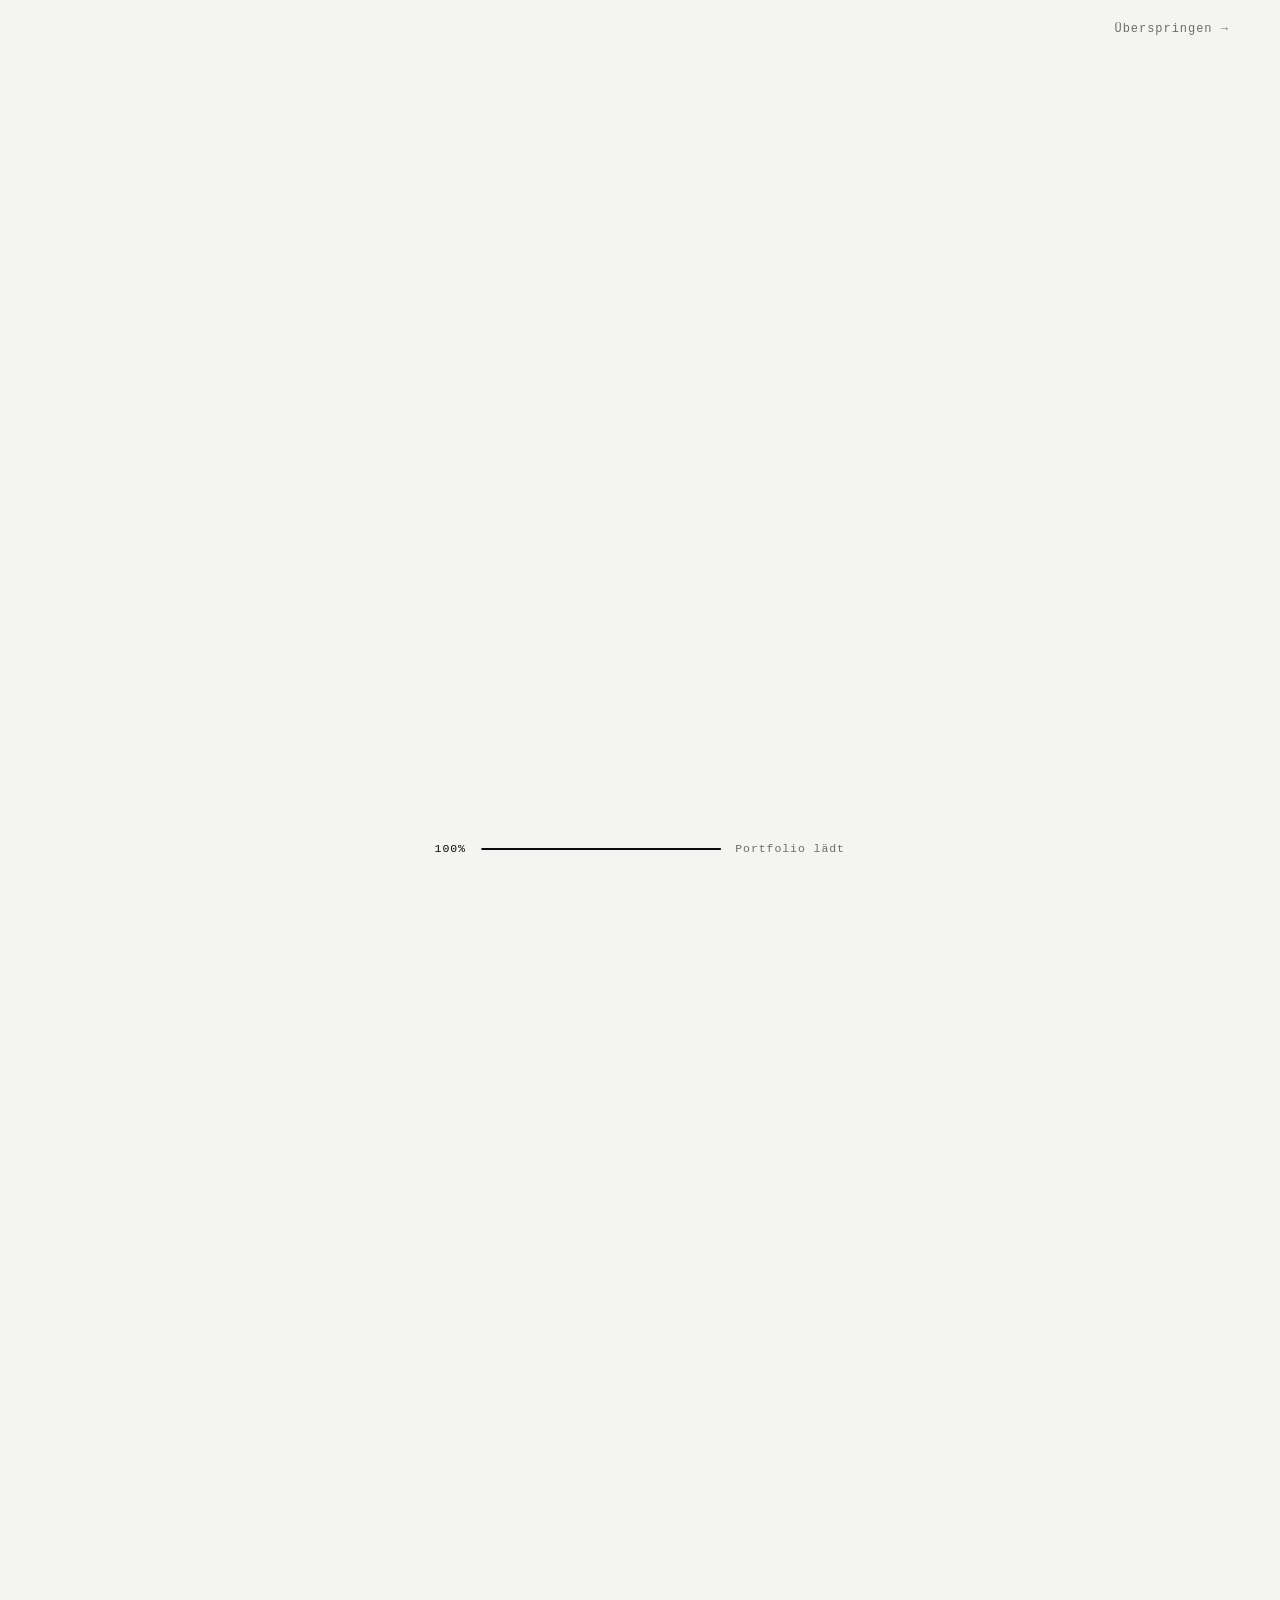
<file: index.html>
<!DOCTYPE html>
<html lang="de" data-theme="light" data-lang="de">
<head>
  <meta charset="UTF-8">
  <script>(function(){var d=document.documentElement,t="light",l="de";try{t=localStorage.getItem("theme")==="dark"?"dark":"light";l=localStorage.getItem("lang")==="en"?"en":"de"}catch(e){}d.dataset.theme=t;d.dataset.lang=l;d.lang=l;d.classList.add("js");setTimeout(function(){if(!window.MB_OK){d.classList.remove("js");d.classList.remove("intro-play")}},2500)})()</script>
  <script>(function(){var d=document.documentElement;try{var q=(location.search.match(/[?&]intro=([^&]*)/)||[])[1];var rm=matchMedia("(prefers-reduced-motion: reduce)").matches;var seen=q==="0"||(q===undefined&&sessionStorage.getItem("mb_intro"));if(q==="1"||(!seen&&!rm)){d.classList.add("intro-play");setTimeout(function(){d.classList.remove("intro-play")},9000)}}catch(e){}})()</script>
  <meta name="viewport" content="width=device-width, initial-scale=1">
  <title>Max Boss – Fotograf, Videograf & Drohnenpilot</title>
  <meta name="description" content="Max Boss – Fotograf, Videograf und Drohnenpilot aus der Schweiz. Autos, Immobilien, Produkte, Drohnenaufnahmen und Animation.">
  <meta name="theme-color" content="#f4f4f2">
  <link rel="icon" href="favicon.svg" type="image/svg+xml">
  <link rel="stylesheet" href="css/style.css">
  <script src="js/data.js" defer></script>
  <script src="js/main.js" defer></script>
</head>
<body data-title-de="Max Boss – Fotograf, Videograf & Drohnenpilot" data-title-en="Max Boss – Photographer, videographer & drone pilot">
<a class="skip-link" href="#inhalt"><span class="de">Zum Inhalt springen</span><span class="en">Skip to content</span></a>
<div class="site">
<header class="hd">
  <nav class="nav" aria-label="Hauptmenü">
    <a class="pill pill--brand" href="index.html" aria-current="page"><span class="mark" aria-hidden="true"></span>Max Boss</a>
    <a class="pill" href="projekte.html"><span class="de">Projekte</span><span class="en">Projects</span></a>
    <a class="pill" href="ueber-mich.html"><span class="de">Über mich</span><span class="en">About</span></a>
    <a class="pill" href="kontakt.html"><span class="de">Kontakt</span><span class="en">Contact</span></a>
  </nav>
  <div class="side">
    <div class="lang" role="group" aria-label="Sprache / Language">
      <button type="button" data-lang="de" aria-pressed="true" title="Deutsch"><svg class="flag flag--ch" viewBox="0 0 32 32" aria-hidden="true"><rect width="32" height="32" rx="4" fill="#DA291C"/><path d="M13 6h6v7h7v6h-7v7h-6v-7H6v-6h7z" fill="#fff"/></svg><span>DE</span></button>
      <button type="button" data-lang="en" aria-pressed="false" title="English"><svg class="flag" viewBox="0 0 60 30" preserveAspectRatio="xMidYMid slice" aria-hidden="true"><clipPath id="gbc"><path d="M30,15h30v15zv15h-30zh-30v-15zv-15h30z"/></clipPath><path d="M0,0v30h60v-30z" fill="#012169"/><path d="M0,0L60,30M60,0L0,30" stroke="#fff" stroke-width="6"/><path d="M0,0L60,30M60,0L0,30" clip-path="url(#gbc)" stroke="#C8102E" stroke-width="4"/><path d="M30,0v30M0,15h60" stroke="#fff" stroke-width="10"/><path d="M30,0v30M0,15h60" stroke="#C8102E" stroke-width="6"/></svg><span>EN</span></button>
    </div>
    <button type="button" class="pill icon theme" aria-label="Hell / Dunkel" title="Hell / Dunkel"><svg class="i-moon" width="16" height="16" viewBox="0 0 24 24" fill="none" stroke="currentColor" stroke-width="2" stroke-linecap="round" stroke-linejoin="round" aria-hidden="true"><path d="M21 12.8A9 9 0 1 1 11.2 3a7 7 0 0 0 9.8 9.8z"/></svg><svg class="i-sun" width="16" height="16" viewBox="0 0 24 24" fill="none" stroke="currentColor" stroke-width="2" stroke-linecap="round" aria-hidden="true"><circle cx="12" cy="12" r="4"/><path d="M12 2v2M12 20v2M4.9 4.9l1.4 1.4M17.7 17.7l1.4 1.4M2 12h2M20 12h2M4.9 19.1l1.4-1.4M17.7 6.3l1.4-1.4"/></svg></button>
    <a class="pill work" href="kontakt.html"><span class="dot" aria-hidden="true"></span><span class="de">Offen für Projekte</span><span class="en">Open for projects</span></a>
  </div>
</header>
<main id="inhalt" tabindex="-1">

<section class="hero">
  <h1 class="big" aria-label="Max Boss"><span class="fit split">MAX BOSS</span></h1>
  <div class="subrow">
    <a class="email" href="mailto:maxx.boss@icloud.com">maxx.boss@icloud.com</a>
    <span class="tag"><span class="de">Foto, Video &amp; Drohne,<br>aus der Schweiz</span><span class="en">Photo, video &amp; drone,<br>based in Switzerland</span></span>
  </div>
  <div class="lede-row">
    <div class="lede-col io">
      <p class="lede"><span class="de">Max Boss macht seine Lehre als Mediamatiker bei Swisscom und ist nebenbei <em>Fotograf</em>, <em>Videograf</em> und <em>Drohnenpilot</em> – mit viel Leidenschaft für
 schnelle Autos, stille Landschaften und Perspektiven von oben.</span><span class="en">Max Boss is doing his apprenticeship as a Mediamatiker at Swisscom and works on the side as a <em>photographer</em>, <em>videographer</em> and <em>drone pilot</em> – with a soft spot for fast cars, quiet landscapes and views from above.</span></p>
      <div class="cta-row">
        <a class="btn" href="projekte.html"><span class="de">Projekte ansehen</span><span class="en">See the work</span><span class="arr" aria-hidden="true"><svg width="14" height="14" viewBox="0 0 14 14" fill="none"><path d="M4 10L10 4M5 4h5v5" stroke="currentColor" stroke-width="1.6" stroke-linecap="round" stroke-linejoin="round"/></svg></span></a>
        <a class="btn btn--light" href="kontakt.html"><span class="de">Kontakt aufnehmen</span><span class="en">Get in touch</span><span class="arr" aria-hidden="true"><svg width="14" height="14" viewBox="0 0 14 14" fill="none"><path d="M4 10L10 4M5 4h5v5" stroke="currentColor" stroke-width="1.6" stroke-linecap="round" stroke-linejoin="round"/></svg></span></a>
      </div>
    </div>
    <div class="expertise io">
      <span class="label"><span class="de">Schwerpunkte</span><span class="en">Focus</span></span>
      <ul>
        <li><span class="de">Autofotografie</span><span class="en">Car photography</span></li>
        <li><span class="de">Immobilien</span><span class="en">Real estate</span></li>
        <li><span class="de">Produkte</span><span class="en">Products</span></li>
        <li><span class="de">Drohnenaufnahmen</span><span class="en">Drone footage</span></li>
        <li><span class="de">Events &amp; Media</span><span class="en">Events &amp; media</span></li>
        <li><span class="de">Animation &amp; Videoschnitt</span><span class="en">Animation &amp; editing</span></li>
      </ul>
    </div>
  </div>
  <div class="stats">
    <div class="stat io"><span class="stat-num count" data-to="10" data-suffix="+">10+</span><span class="stat-label"><span class="de">Shootings – Autos, Häuser, Produkte und Events</span><span class="en">Shoots – cars, houses, products and events</span></span></div>
    <div class="stat io"><span class="stat-num count" data-to="100" data-suffix="%">100%</span><span class="stat-label"><span class="de">selbst fotografiert, gefilmt und bearbeitet</span><span class="en">shot, filmed and edited by myself</span></span></div>
  </div>
</section>

<div class="sec io" id="arbeiten"><h2><span class="de">Ausgewählte<br>Arbeiten</span><span class="en">Selected<br>work</span></h2><span class="label"><span class="de">Fotografie &amp; Video</span><span class="en">Photo &amp; video</span></span></div>
<ul class="tiles" id="tiles"></ul>

<div class="sec io"><h2><span class="de">Alle<br>Projekte</span><span class="en">All<br>projects</span></h2><span class="label"><span class="de">Kategorien</span><span class="en">Categories</span></span></div>
<ul class="rows" id="rows"></ul>

<section class="cta-big io">
  <span class="label"><span class="de">Nächstes Projekt</span><span class="en">Next project</span></span>
  <h2><span class="de">Bereit für Bilder,<br>die hängen bleiben?</span><span class="en">Ready for images<br>that stick?</span></h2>
  <a class="btn" href="kontakt.html"><span class="de">Projekt anfragen</span><span class="en">Start a project</span><span class="arr" aria-hidden="true"><svg width="14" height="14" viewBox="0 0 14 14" fill="none"><path d="M4 10L10 4M5 4h5v5" stroke="currentColor" stroke-width="1.6" stroke-linecap="round" stroke-linejoin="round"/></svg></span></a>
</section>

</main>
<footer class="ft">
  <div class="ft-row">
    <nav class="ft-links" aria-label="Footer">
      <a href="https://www.instagram.com/rumq.media/" target="_blank" rel="noopener">Instagram</a>
      <a href="https://www.tiktok.com/@rumq.media" target="_blank" rel="noopener">TikTok</a>
      <a href="impressum.html"><span class="de">Impressum</span><span class="en">Legal notice</span></a>
      <a href="datenschutz.html"><span class="de">Datenschutz</span><span class="en">Privacy</span></a>
    </nav>
    <a class="ft-mail" href="mailto:maxx.boss@icloud.com">maxx.boss@icloud.com</a>
  </div>
  <p class="ft-note">© 2026 Max Boss · <span class="de">Erstellt in Visual Studio Code, mit Hilfe von Claude.</span><span class="en">Built in Visual Studio Code, with help from Claude.</span></p>
  <div class="ft-mark" aria-hidden="true"><span class="fit">Max Boss</span></div>
</footer>
</div>
</body>
</html>
</file>
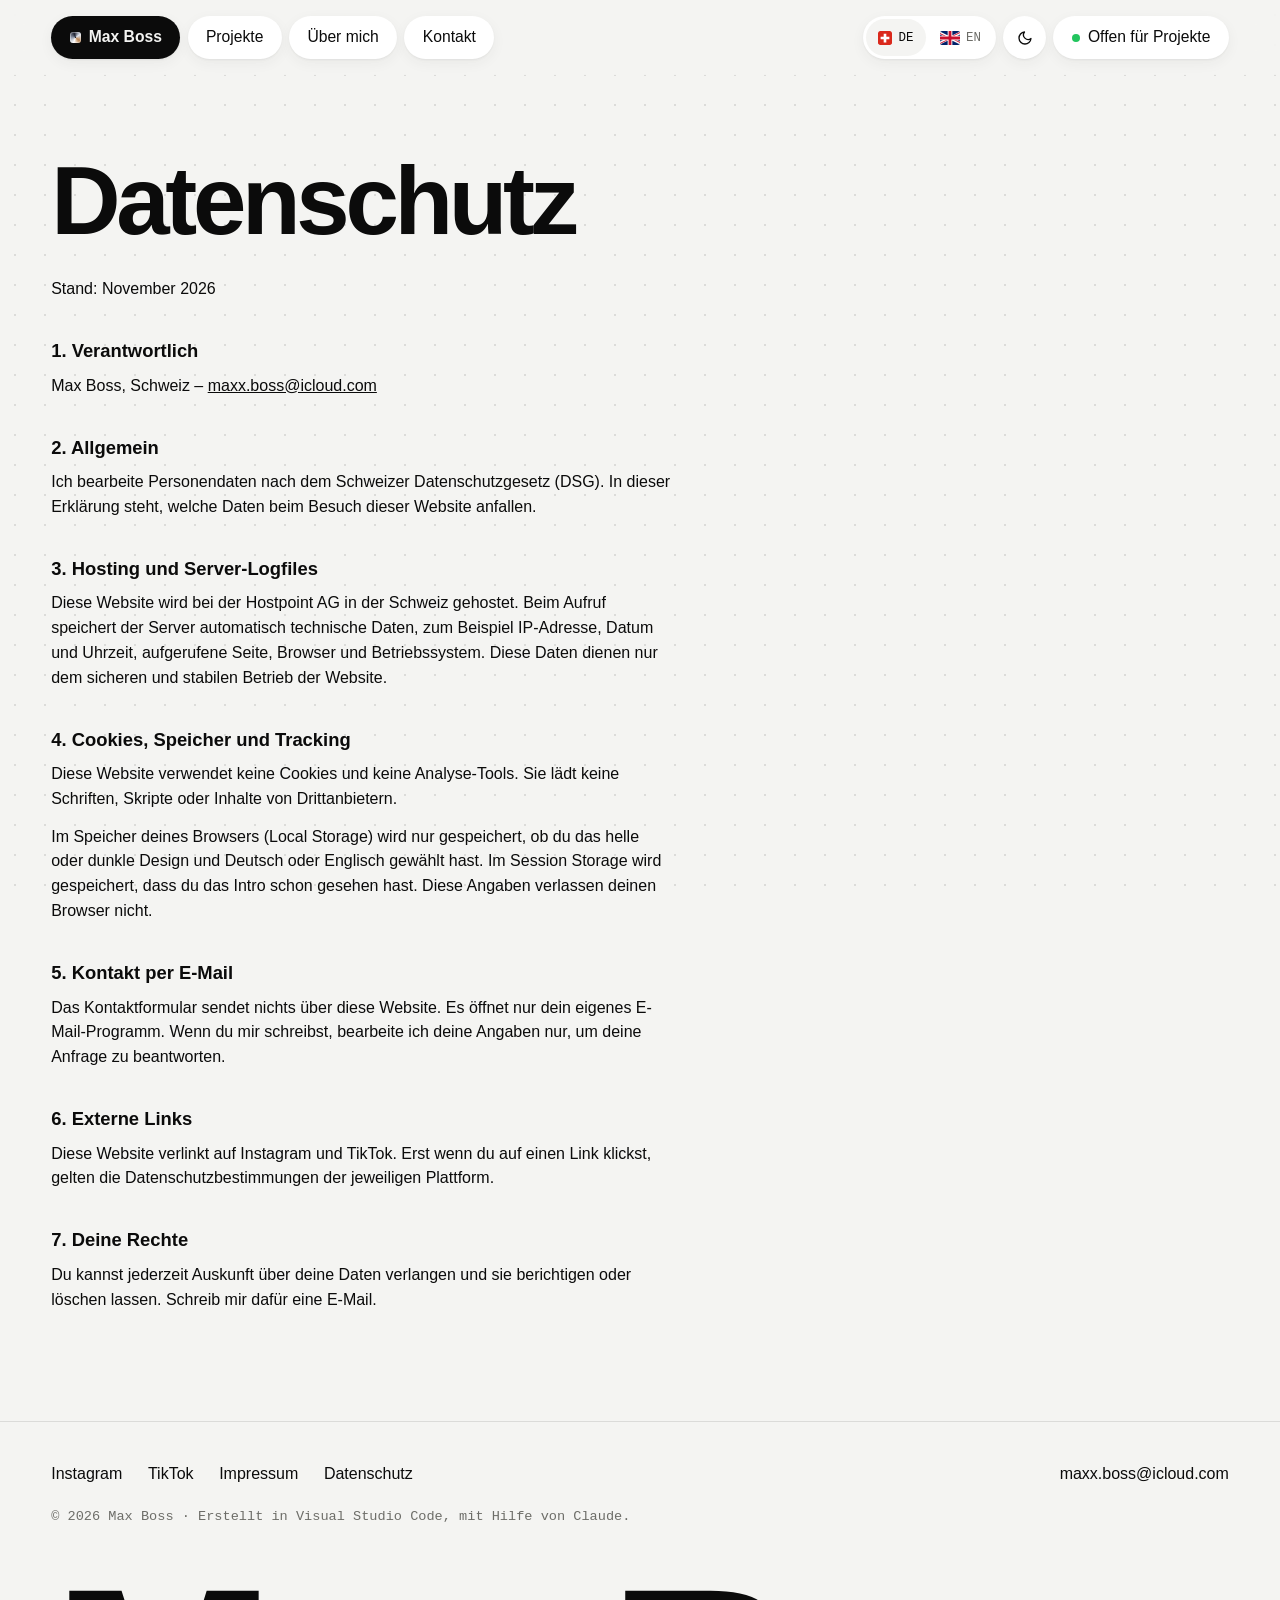
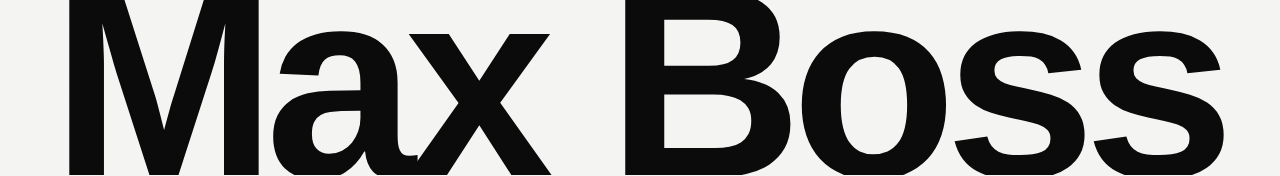
<file: datenschutz.html>
<!DOCTYPE html>
<html lang="de" data-theme="light" data-lang="de">
<head>
  <meta charset="UTF-8">
  <script>(function(){var d=document.documentElement,t="light",l="de";try{t=localStorage.getItem("theme")==="dark"?"dark":"light";l=localStorage.getItem("lang")==="en"?"en":"de"}catch(e){}d.dataset.theme=t;d.dataset.lang=l;d.lang=l;d.classList.add("js");setTimeout(function(){if(!window.MB_OK){d.classList.remove("js");d.classList.remove("intro-play")}},2500)})()</script>
  
  <meta name="viewport" content="width=device-width, initial-scale=1">
  <title>Datenschutz – Max Boss</title>
  <meta name="description" content="Max Boss – Fotograf, Videograf und Drohnenpilot aus der Schweiz. Autos, Immobilien, Produkte, Drohnenaufnahmen und Animation.">
  <meta name="theme-color" content="#f4f4f2">
  <link rel="icon" href="favicon.svg" type="image/svg+xml">
  <link rel="stylesheet" href="css/style.css">
  <script src="js/data.js" defer></script>
  <script src="js/main.js" defer></script>
</head>
<body data-title-de="Datenschutz – Max Boss" data-title-en="Privacy – Max Boss">
<a class="skip-link" href="#inhalt"><span class="de">Zum Inhalt springen</span><span class="en">Skip to content</span></a>
<div class="site">
<header class="hd">
  <nav class="nav" aria-label="Hauptmenü">
    <a class="pill pill--brand" href="index.html"><span class="mark" aria-hidden="true"></span>Max Boss</a>
    <a class="pill" href="projekte.html"><span class="de">Projekte</span><span class="en">Projects</span></a>
    <a class="pill" href="ueber-mich.html"><span class="de">Über mich</span><span class="en">About</span></a>
    <a class="pill" href="kontakt.html"><span class="de">Kontakt</span><span class="en">Contact</span></a>
  </nav>
  <div class="side">
    <div class="lang" role="group" aria-label="Sprache / Language">
      <button type="button" data-lang="de" aria-pressed="true" title="Deutsch"><svg class="flag flag--ch" viewBox="0 0 32 32" aria-hidden="true"><rect width="32" height="32" rx="4" fill="#DA291C"/><path d="M13 6h6v7h7v6h-7v7h-6v-7H6v-6h7z" fill="#fff"/></svg><span>DE</span></button>
      <button type="button" data-lang="en" aria-pressed="false" title="English"><svg class="flag" viewBox="0 0 60 30" preserveAspectRatio="xMidYMid slice" aria-hidden="true"><clipPath id="gbc"><path d="M30,15h30v15zv15h-30zh-30v-15zv-15h30z"/></clipPath><path d="M0,0v30h60v-30z" fill="#012169"/><path d="M0,0L60,30M60,0L0,30" stroke="#fff" stroke-width="6"/><path d="M0,0L60,30M60,0L0,30" clip-path="url(#gbc)" stroke="#C8102E" stroke-width="4"/><path d="M30,0v30M0,15h60" stroke="#fff" stroke-width="10"/><path d="M30,0v30M0,15h60" stroke="#C8102E" stroke-width="6"/></svg><span>EN</span></button>
    </div>
    <button type="button" class="pill icon theme" aria-label="Hell / Dunkel" title="Hell / Dunkel"><svg class="i-moon" width="16" height="16" viewBox="0 0 24 24" fill="none" stroke="currentColor" stroke-width="2" stroke-linecap="round" stroke-linejoin="round" aria-hidden="true"><path d="M21 12.8A9 9 0 1 1 11.2 3a7 7 0 0 0 9.8 9.8z"/></svg><svg class="i-sun" width="16" height="16" viewBox="0 0 24 24" fill="none" stroke="currentColor" stroke-width="2" stroke-linecap="round" aria-hidden="true"><circle cx="12" cy="12" r="4"/><path d="M12 2v2M12 20v2M4.9 4.9l1.4 1.4M17.7 17.7l1.4 1.4M2 12h2M20 12h2M4.9 19.1l1.4-1.4M17.7 6.3l1.4-1.4"/></svg></button>
    <a class="pill work" href="kontakt.html"><span class="dot" aria-hidden="true"></span><span class="de">Offen für Projekte</span><span class="en">Open for projects</span></a>
  </div>
</header>
<main id="inhalt" tabindex="-1">

<section class="page legal">
  <h1 class="page-title">Datenschutz</h1>
  <p>Stand: November 2026</p>
  <h2>1. Verantwortlich</h2>
  <p>Max Boss, Schweiz – <a href="mailto:maxx.boss@icloud.com">maxx.boss@icloud.com</a></p>
  <h2>2. Allgemein</h2>
  <p>Ich bearbeite Personendaten nach dem Schweizer Datenschutzgesetz (DSG). In dieser Erklärung steht, welche Daten beim Besuch dieser Website anfallen.</p>
  <h2>3. Hosting und Server-Logfiles</h2>
  <p>Diese Website wird bei der Hostpoint AG in der Schweiz gehostet. Beim Aufruf speichert der Server automatisch technische Daten, zum Beispiel IP-Adresse, Datum und Uhrzeit, aufgerufene Seite, Browser und Betriebssystem. Diese Daten dienen nur dem sicheren und stabilen Betrieb der Website.</p>
  <h2>4. Cookies, Speicher und Tracking</h2>
  <p>Diese Website verwendet keine Cookies und keine Analyse-Tools. Sie lädt keine Schriften, Skripte oder Inhalte von Drittanbietern.</p>
  <p>Im Speicher deines Browsers (Local Storage) wird nur gespeichert, ob du das helle oder dunkle Design und Deutsch oder Englisch gewählt hast. Im Session Storage wird gespeichert, dass du das Intro schon gesehen hast. Diese Angaben verlassen deinen Browser nicht.</p>
  <h2>5. Kontakt per E-Mail</h2>
  <p>Das Kontaktformular sendet nichts über diese Website. Es öffnet nur dein eigenes E-Mail-Programm. Wenn du mir schreibst, bearbeite ich deine Angaben nur, um deine Anfrage zu beantworten.</p>
  <h2>6. Externe Links</h2>
  <p>Diese Website verlinkt auf Instagram und TikTok. Erst wenn du auf einen Link klickst, gelten die Datenschutzbestimmungen der jeweiligen Plattform.</p>
  <h2>7. Deine Rechte</h2>
  <p>Du kannst jederzeit Auskunft über deine Daten verlangen und sie berichtigen oder löschen lassen. Schreib mir dafür eine E-Mail.</p>
</section>

</main>
<footer class="ft">
  <div class="ft-row">
    <nav class="ft-links" aria-label="Footer">
      <a href="https://www.instagram.com/rumq.media/" target="_blank" rel="noopener">Instagram</a>
      <a href="https://www.tiktok.com/@rumq.media" target="_blank" rel="noopener">TikTok</a>
      <a href="impressum.html"><span class="de">Impressum</span><span class="en">Legal notice</span></a>
      <a href="datenschutz.html"><span class="de">Datenschutz</span><span class="en">Privacy</span></a>
    </nav>
    <a class="ft-mail" href="mailto:maxx.boss@icloud.com">maxx.boss@icloud.com</a>
  </div>
  <p class="ft-note">© 2026 Max Boss · <span class="de">Erstellt in Visual Studio Code, mit Hilfe von Claude.</span><span class="en">Built in Visual Studio Code, with help from Claude.</span></p>
  <div class="ft-mark" aria-hidden="true"><span class="fit">Max Boss</span></div>
</footer>
</div>
</body>
</html>
</file>
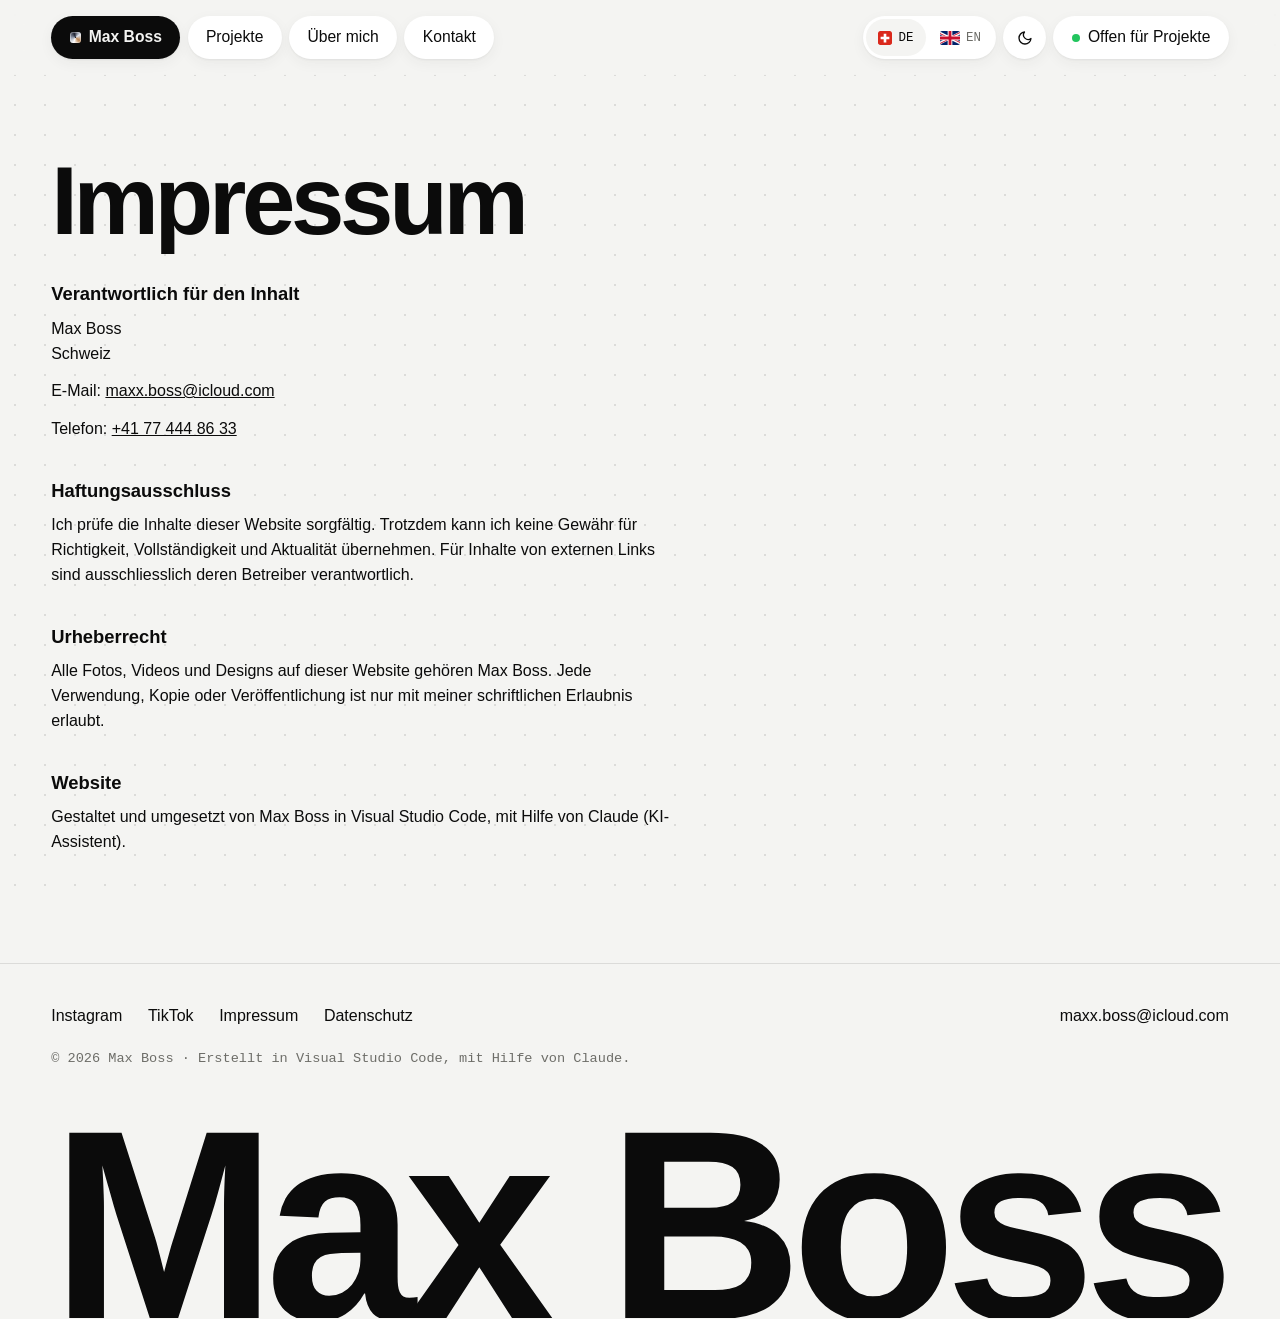
<file: impressum.html>
<!DOCTYPE html>
<html lang="de" data-theme="light" data-lang="de">
<head>
  <meta charset="UTF-8">
  <script>(function(){var d=document.documentElement,t="light",l="de";try{t=localStorage.getItem("theme")==="dark"?"dark":"light";l=localStorage.getItem("lang")==="en"?"en":"de"}catch(e){}d.dataset.theme=t;d.dataset.lang=l;d.lang=l;d.classList.add("js");setTimeout(function(){if(!window.MB_OK){d.classList.remove("js");d.classList.remove("intro-play")}},2500)})()</script>
  
  <meta name="viewport" content="width=device-width, initial-scale=1">
  <title>Impressum – Max Boss</title>
  <meta name="description" content="Max Boss – Fotograf, Videograf und Drohnenpilot aus der Schweiz. Autos, Immobilien, Produkte, Drohnenaufnahmen und Animation.">
  <meta name="theme-color" content="#f4f4f2">
  <link rel="icon" href="favicon.svg" type="image/svg+xml">
  <link rel="stylesheet" href="css/style.css">
  <script src="js/data.js" defer></script>
  <script src="js/main.js" defer></script>
</head>
<body data-title-de="Impressum – Max Boss" data-title-en="Legal notice – Max Boss">
<a class="skip-link" href="#inhalt"><span class="de">Zum Inhalt springen</span><span class="en">Skip to content</span></a>
<div class="site">
<header class="hd">
  <nav class="nav" aria-label="Hauptmenü">
    <a class="pill pill--brand" href="index.html"><span class="mark" aria-hidden="true"></span>Max Boss</a>
    <a class="pill" href="projekte.html"><span class="de">Projekte</span><span class="en">Projects</span></a>
    <a class="pill" href="ueber-mich.html"><span class="de">Über mich</span><span class="en">About</span></a>
    <a class="pill" href="kontakt.html"><span class="de">Kontakt</span><span class="en">Contact</span></a>
  </nav>
  <div class="side">
    <div class="lang" role="group" aria-label="Sprache / Language">
      <button type="button" data-lang="de" aria-pressed="true" title="Deutsch"><svg class="flag flag--ch" viewBox="0 0 32 32" aria-hidden="true"><rect width="32" height="32" rx="4" fill="#DA291C"/><path d="M13 6h6v7h7v6h-7v7h-6v-7H6v-6h7z" fill="#fff"/></svg><span>DE</span></button>
      <button type="button" data-lang="en" aria-pressed="false" title="English"><svg class="flag" viewBox="0 0 60 30" preserveAspectRatio="xMidYMid slice" aria-hidden="true"><clipPath id="gbc"><path d="M30,15h30v15zv15h-30zh-30v-15zv-15h30z"/></clipPath><path d="M0,0v30h60v-30z" fill="#012169"/><path d="M0,0L60,30M60,0L0,30" stroke="#fff" stroke-width="6"/><path d="M0,0L60,30M60,0L0,30" clip-path="url(#gbc)" stroke="#C8102E" stroke-width="4"/><path d="M30,0v30M0,15h60" stroke="#fff" stroke-width="10"/><path d="M30,0v30M0,15h60" stroke="#C8102E" stroke-width="6"/></svg><span>EN</span></button>
    </div>
    <button type="button" class="pill icon theme" aria-label="Hell / Dunkel" title="Hell / Dunkel"><svg class="i-moon" width="16" height="16" viewBox="0 0 24 24" fill="none" stroke="currentColor" stroke-width="2" stroke-linecap="round" stroke-linejoin="round" aria-hidden="true"><path d="M21 12.8A9 9 0 1 1 11.2 3a7 7 0 0 0 9.8 9.8z"/></svg><svg class="i-sun" width="16" height="16" viewBox="0 0 24 24" fill="none" stroke="currentColor" stroke-width="2" stroke-linecap="round" aria-hidden="true"><circle cx="12" cy="12" r="4"/><path d="M12 2v2M12 20v2M4.9 4.9l1.4 1.4M17.7 17.7l1.4 1.4M2 12h2M20 12h2M4.9 19.1l1.4-1.4M17.7 6.3l1.4-1.4"/></svg></button>
    <a class="pill work" href="kontakt.html"><span class="dot" aria-hidden="true"></span><span class="de">Offen für Projekte</span><span class="en">Open for projects</span></a>
  </div>
</header>
<main id="inhalt" tabindex="-1">

<section class="page legal">
  <h1 class="page-title">Impressum</h1>
  <h2>Verantwortlich für den Inhalt</h2>
  <p>Max Boss<br>Schweiz</p>
  <p>E-Mail: <a href="mailto:maxx.boss@icloud.com">maxx.boss@icloud.com</a></p>
  <p data-tel-row>Telefon: <a data-tel href="tel:+41774448633">+41 77 444 86 33</a></p>
  <h2>Haftungsausschluss</h2>
  <p>Ich prüfe die Inhalte dieser Website sorgfältig. Trotzdem kann ich keine Gewähr für Richtigkeit, Vollständigkeit und Aktualität übernehmen. Für Inhalte von externen Links sind ausschliesslich deren Betreiber verantwortlich.</p>
  <h2>Urheberrecht</h2>
  <p>Alle Fotos, Videos und Designs auf dieser Website gehören Max Boss. Jede Verwendung, Kopie oder Veröffentlichung ist nur mit meiner schriftlichen Erlaubnis erlaubt.</p>
  <h2>Website</h2>
  <p>Gestaltet und umgesetzt von Max Boss in Visual Studio Code, mit Hilfe von Claude (KI-Assistent).</p>
</section>

</main>
<footer class="ft">
  <div class="ft-row">
    <nav class="ft-links" aria-label="Footer">
      <a href="https://www.instagram.com/rumq.media/" target="_blank" rel="noopener">Instagram</a>
      <a href="https://www.tiktok.com/@rumq.media" target="_blank" rel="noopener">TikTok</a>
      <a href="impressum.html"><span class="de">Impressum</span><span class="en">Legal notice</span></a>
      <a href="datenschutz.html"><span class="de">Datenschutz</span><span class="en">Privacy</span></a>
    </nav>
    <a class="ft-mail" href="mailto:maxx.boss@icloud.com">maxx.boss@icloud.com</a>
  </div>
  <p class="ft-note">© 2026 Max Boss · <span class="de">Erstellt in Visual Studio Code, mit Hilfe von Claude.</span><span class="en">Built in Visual Studio Code, with help from Claude.</span></p>
  <div class="ft-mark" aria-hidden="true"><span class="fit">Max Boss</span></div>
</footer>
</div>
</body>
</html>
</file>
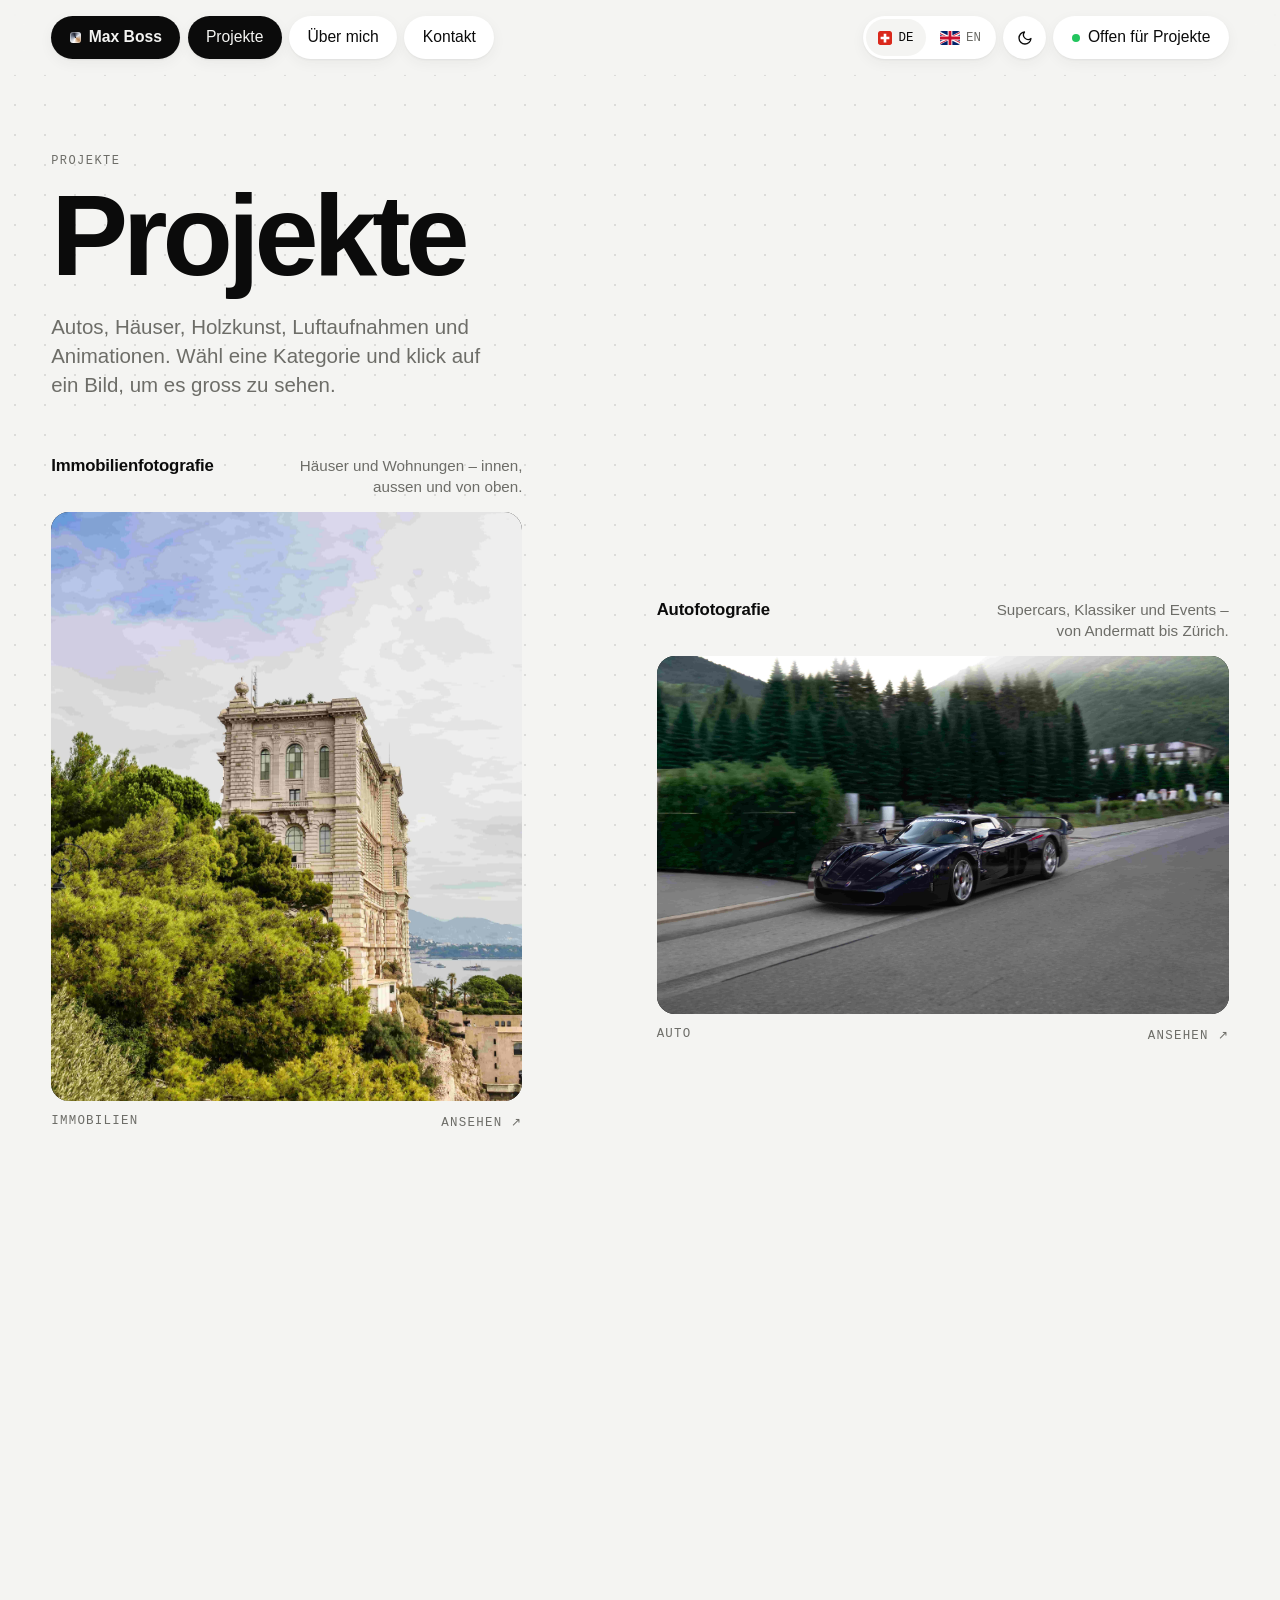
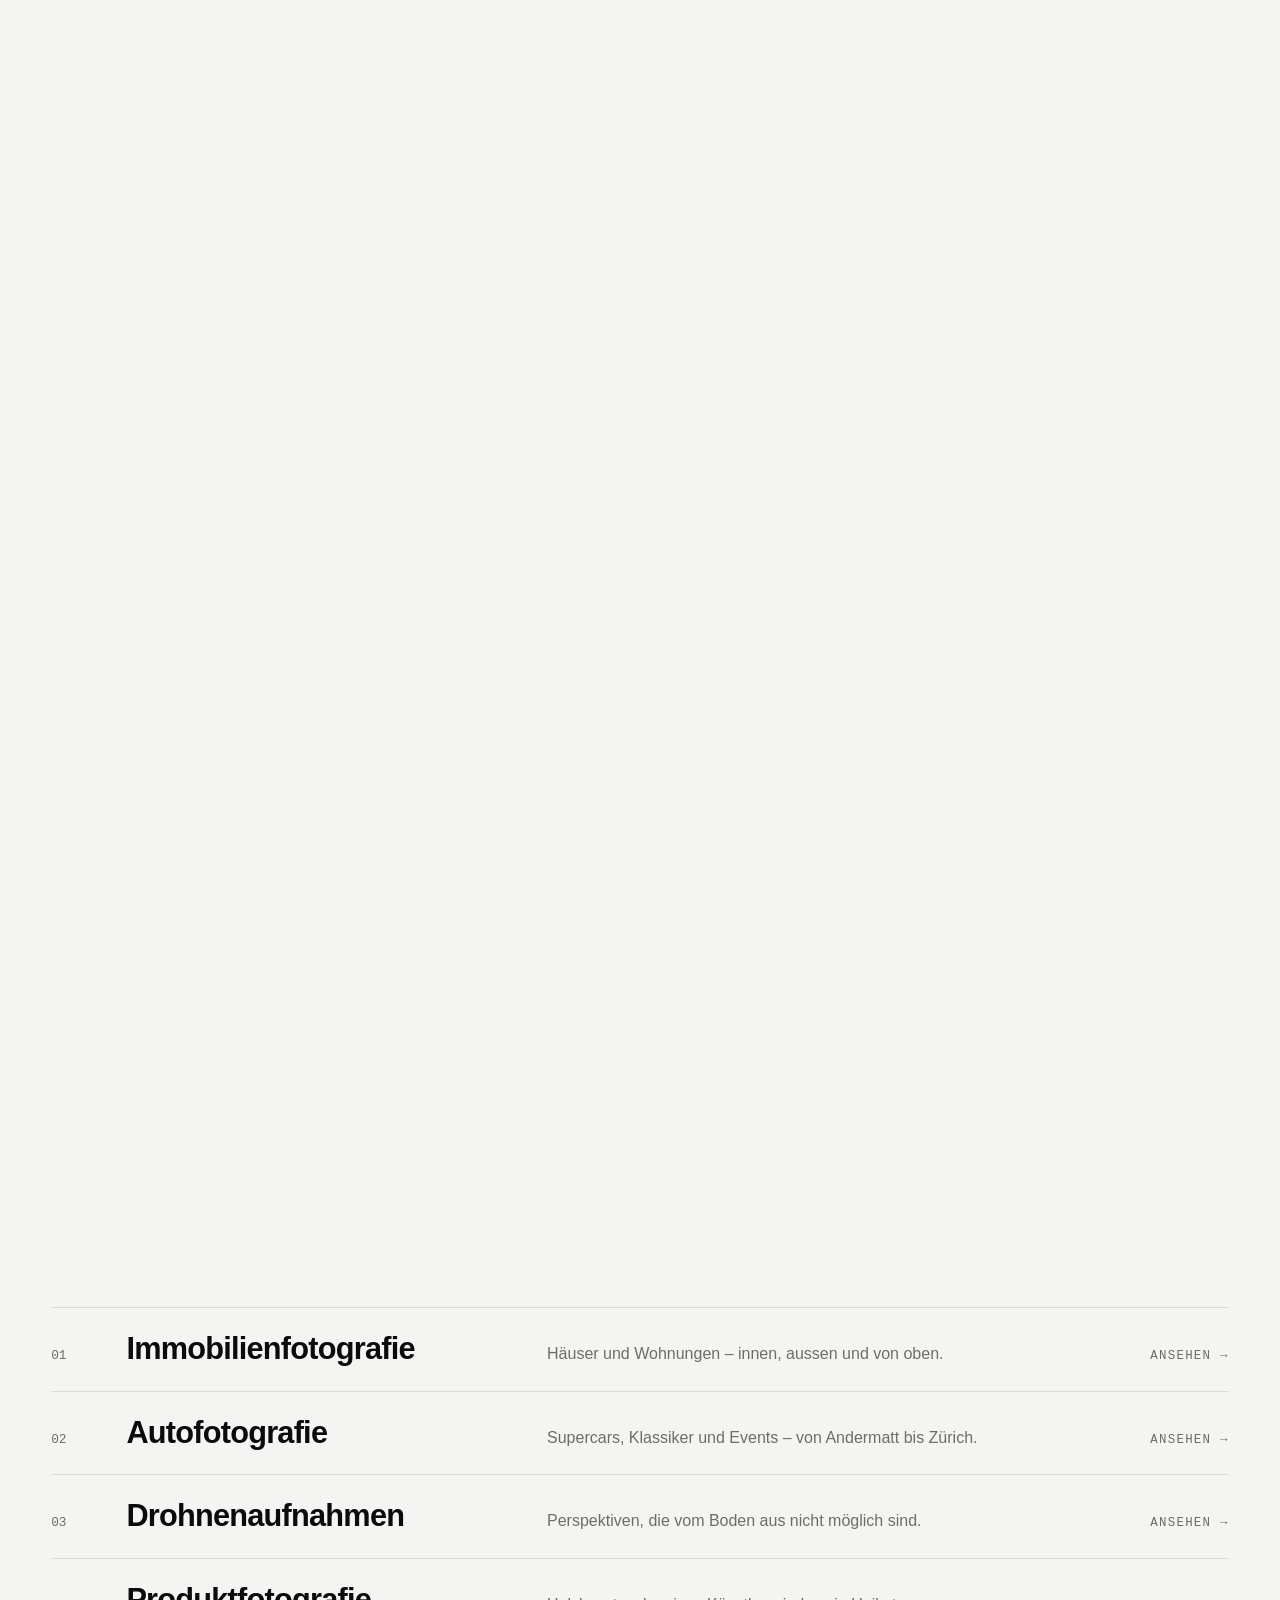
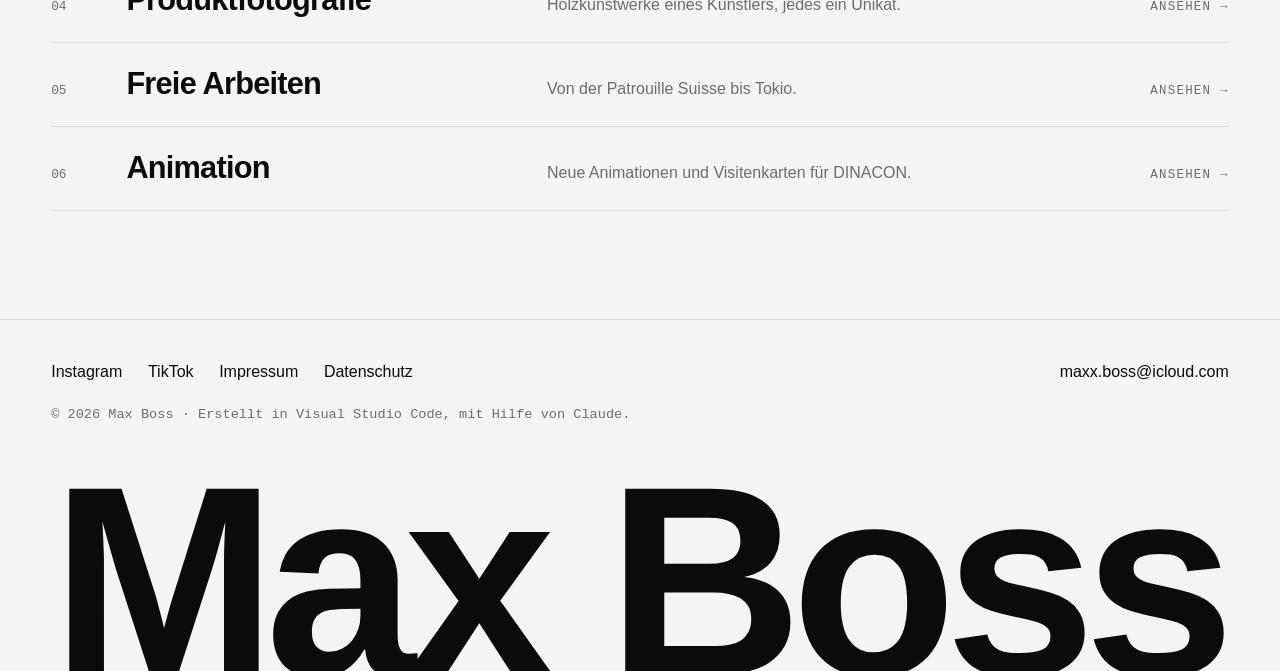
<file: kategorie.html>
<!DOCTYPE html>
<html lang="de" data-theme="light" data-lang="de">
<head>
  <meta charset="UTF-8">
  <script>(function(){var d=document.documentElement,t="light",l="de";try{t=localStorage.getItem("theme")==="dark"?"dark":"light";l=localStorage.getItem("lang")==="en"?"en":"de"}catch(e){}d.dataset.theme=t;d.dataset.lang=l;d.lang=l;d.classList.add("js");setTimeout(function(){if(!window.MB_OK){d.classList.remove("js");d.classList.remove("intro-play")}},2500)})()</script>
  
  <meta name="viewport" content="width=device-width, initial-scale=1">
  <title>Projekt – Max Boss</title>
  <meta name="description" content="Max Boss – Fotograf, Videograf und Drohnenpilot aus der Schweiz. Autos, Immobilien, Produkte, Drohnenaufnahmen und Animation.">
  <meta name="theme-color" content="#f4f4f2">
  <link rel="icon" href="favicon.svg" type="image/svg+xml">
  <link rel="stylesheet" href="css/style.css">
  <script src="js/data.js" defer></script>
  <script src="js/main.js" defer></script>
</head>
<body data-title-de="Projekt – Max Boss" data-title-en="Project – Max Boss">
<a class="skip-link" href="#inhalt"><span class="de">Zum Inhalt springen</span><span class="en">Skip to content</span></a>
<div class="site">
<header class="hd">
  <nav class="nav" aria-label="Hauptmenü">
    <a class="pill pill--brand" href="index.html"><span class="mark" aria-hidden="true"></span>Max Boss</a>
    <a class="pill" href="projekte.html" aria-current="page"><span class="de">Projekte</span><span class="en">Projects</span></a>
    <a class="pill" href="ueber-mich.html"><span class="de">Über mich</span><span class="en">About</span></a>
    <a class="pill" href="kontakt.html"><span class="de">Kontakt</span><span class="en">Contact</span></a>
  </nav>
  <div class="side">
    <div class="lang" role="group" aria-label="Sprache / Language">
      <button type="button" data-lang="de" aria-pressed="true" title="Deutsch"><svg class="flag flag--ch" viewBox="0 0 32 32" aria-hidden="true"><rect width="32" height="32" rx="4" fill="#DA291C"/><path d="M13 6h6v7h7v6h-7v7h-6v-7H6v-6h7z" fill="#fff"/></svg><span>DE</span></button>
      <button type="button" data-lang="en" aria-pressed="false" title="English"><svg class="flag" viewBox="0 0 60 30" preserveAspectRatio="xMidYMid slice" aria-hidden="true"><clipPath id="gbc"><path d="M30,15h30v15zv15h-30zh-30v-15zv-15h30z"/></clipPath><path d="M0,0v30h60v-30z" fill="#012169"/><path d="M0,0L60,30M60,0L0,30" stroke="#fff" stroke-width="6"/><path d="M0,0L60,30M60,0L0,30" clip-path="url(#gbc)" stroke="#C8102E" stroke-width="4"/><path d="M30,0v30M0,15h60" stroke="#fff" stroke-width="10"/><path d="M30,0v30M0,15h60" stroke="#C8102E" stroke-width="6"/></svg><span>EN</span></button>
    </div>
    <button type="button" class="pill icon theme" aria-label="Hell / Dunkel" title="Hell / Dunkel"><svg class="i-moon" width="16" height="16" viewBox="0 0 24 24" fill="none" stroke="currentColor" stroke-width="2" stroke-linecap="round" stroke-linejoin="round" aria-hidden="true"><path d="M21 12.8A9 9 0 1 1 11.2 3a7 7 0 0 0 9.8 9.8z"/></svg><svg class="i-sun" width="16" height="16" viewBox="0 0 24 24" fill="none" stroke="currentColor" stroke-width="2" stroke-linecap="round" aria-hidden="true"><circle cx="12" cy="12" r="4"/><path d="M12 2v2M12 20v2M4.9 4.9l1.4 1.4M17.7 17.7l1.4 1.4M2 12h2M20 12h2M4.9 19.1l1.4-1.4M17.7 6.3l1.4-1.4"/></svg></button>
    <a class="pill work" href="kontakt.html"><span class="dot" aria-hidden="true"></span><span class="de">Offen für Projekte</span><span class="en">Open for projects</span></a>
  </div>
</header>
<main id="inhalt" tabindex="-1">

<section class="page" id="cat">
  <a class="back" href="projekte.html">← <span class="de">Alle Projekte</span><span class="en">All projects</span></a>
  <span class="label" id="cat-label"></span>
  <h1 class="page-title" id="cat-title"><span class="de">Projekt</span><span class="en">Project</span></h1>
  <div class="cat-text" id="cat-text"></div>
  <p class="label cat-hint" id="cat-hint"><span class="de">Klick auf ein Bild, um es gross zu sehen.</span><span class="en">Click an image to see it large.</span></p>
  <p class="empty" id="cat-empty" hidden><span class="de">Inhalte folgen bald.</span><span class="en">Content coming soon.</span></p>
  <div class="gallery" id="gallery"></div>
</section>
<div class="sec io"><h2><span class="de">Weitere<br>Projekte</span><span class="en">More<br>projects</span></h2></div>
<ul class="rows" id="rows"></ul>

</main>
<footer class="ft">
  <div class="ft-row">
    <nav class="ft-links" aria-label="Footer">
      <a href="https://www.instagram.com/rumq.media/" target="_blank" rel="noopener">Instagram</a>
      <a href="https://www.tiktok.com/@rumq.media" target="_blank" rel="noopener">TikTok</a>
      <a href="impressum.html"><span class="de">Impressum</span><span class="en">Legal notice</span></a>
      <a href="datenschutz.html"><span class="de">Datenschutz</span><span class="en">Privacy</span></a>
    </nav>
    <a class="ft-mail" href="mailto:maxx.boss@icloud.com">maxx.boss@icloud.com</a>
  </div>
  <p class="ft-note">© 2026 Max Boss · <span class="de">Erstellt in Visual Studio Code, mit Hilfe von Claude.</span><span class="en">Built in Visual Studio Code, with help from Claude.</span></p>
  <div class="ft-mark" aria-hidden="true"><span class="fit">Max Boss</span></div>
</footer>
</div>
</body>
</html>
</file>
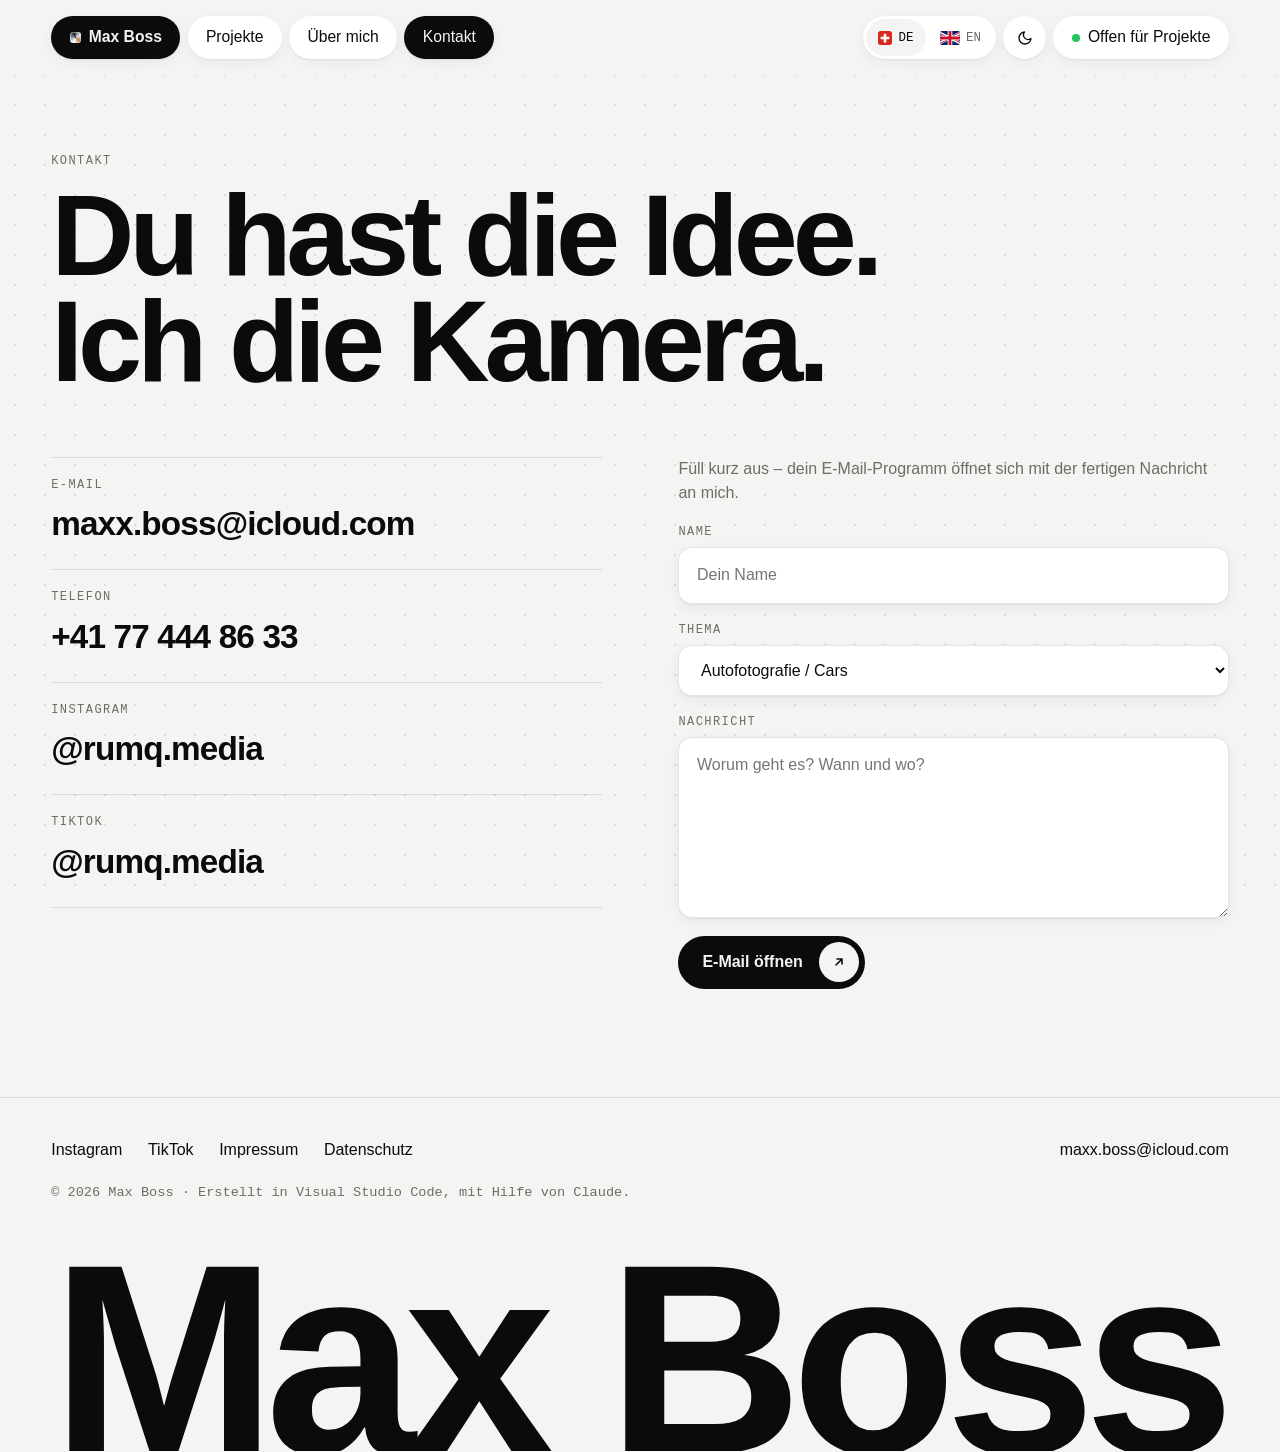
<file: kontakt.html>
<!DOCTYPE html>
<html lang="de" data-theme="light" data-lang="de">
<head>
  <meta charset="UTF-8">
  <script>(function(){var d=document.documentElement,t="light",l="de";try{t=localStorage.getItem("theme")==="dark"?"dark":"light";l=localStorage.getItem("lang")==="en"?"en":"de"}catch(e){}d.dataset.theme=t;d.dataset.lang=l;d.lang=l;d.classList.add("js");setTimeout(function(){if(!window.MB_OK){d.classList.remove("js");d.classList.remove("intro-play")}},2500)})()</script>
  
  <meta name="viewport" content="width=device-width, initial-scale=1">
  <title>Kontakt – Max Boss</title>
  <meta name="description" content="Max Boss – Fotograf, Videograf und Drohnenpilot aus der Schweiz. Autos, Immobilien, Produkte, Drohnenaufnahmen und Animation.">
  <meta name="theme-color" content="#f4f4f2">
  <link rel="icon" href="favicon.svg" type="image/svg+xml">
  <link rel="stylesheet" href="css/style.css">
  <script src="js/data.js" defer></script>
  <script src="js/main.js" defer></script>
</head>
<body data-title-de="Kontakt – Max Boss" data-title-en="Contact – Max Boss">
<a class="skip-link" href="#inhalt"><span class="de">Zum Inhalt springen</span><span class="en">Skip to content</span></a>
<div class="site">
<header class="hd">
  <nav class="nav" aria-label="Hauptmenü">
    <a class="pill pill--brand" href="index.html"><span class="mark" aria-hidden="true"></span>Max Boss</a>
    <a class="pill" href="projekte.html"><span class="de">Projekte</span><span class="en">Projects</span></a>
    <a class="pill" href="ueber-mich.html"><span class="de">Über mich</span><span class="en">About</span></a>
    <a class="pill" href="kontakt.html" aria-current="page"><span class="de">Kontakt</span><span class="en">Contact</span></a>
  </nav>
  <div class="side">
    <div class="lang" role="group" aria-label="Sprache / Language">
      <button type="button" data-lang="de" aria-pressed="true" title="Deutsch"><svg class="flag flag--ch" viewBox="0 0 32 32" aria-hidden="true"><rect width="32" height="32" rx="4" fill="#DA291C"/><path d="M13 6h6v7h7v6h-7v7h-6v-7H6v-6h7z" fill="#fff"/></svg><span>DE</span></button>
      <button type="button" data-lang="en" aria-pressed="false" title="English"><svg class="flag" viewBox="0 0 60 30" preserveAspectRatio="xMidYMid slice" aria-hidden="true"><clipPath id="gbc"><path d="M30,15h30v15zv15h-30zh-30v-15zv-15h30z"/></clipPath><path d="M0,0v30h60v-30z" fill="#012169"/><path d="M0,0L60,30M60,0L0,30" stroke="#fff" stroke-width="6"/><path d="M0,0L60,30M60,0L0,30" clip-path="url(#gbc)" stroke="#C8102E" stroke-width="4"/><path d="M30,0v30M0,15h60" stroke="#fff" stroke-width="10"/><path d="M30,0v30M0,15h60" stroke="#C8102E" stroke-width="6"/></svg><span>EN</span></button>
    </div>
    <button type="button" class="pill icon theme" aria-label="Hell / Dunkel" title="Hell / Dunkel"><svg class="i-moon" width="16" height="16" viewBox="0 0 24 24" fill="none" stroke="currentColor" stroke-width="2" stroke-linecap="round" stroke-linejoin="round" aria-hidden="true"><path d="M21 12.8A9 9 0 1 1 11.2 3a7 7 0 0 0 9.8 9.8z"/></svg><svg class="i-sun" width="16" height="16" viewBox="0 0 24 24" fill="none" stroke="currentColor" stroke-width="2" stroke-linecap="round" aria-hidden="true"><circle cx="12" cy="12" r="4"/><path d="M12 2v2M12 20v2M4.9 4.9l1.4 1.4M17.7 17.7l1.4 1.4M2 12h2M20 12h2M4.9 19.1l1.4-1.4M17.7 6.3l1.4-1.4"/></svg></button>
    <a class="pill work" href="kontakt.html"><span class="dot" aria-hidden="true"></span><span class="de">Offen für Projekte</span><span class="en">Open for projects</span></a>
  </div>
</header>
<main id="inhalt" tabindex="-1">

<section class="page contact">
  <span class="label"><span class="de">Kontakt</span><span class="en">Contact</span></span>
  <h1 class="page-title"><span class="de">Du hast die Idee.<br>Ich die Kamera.</span><span class="en">You bring the idea.<br>I bring the camera.</span></h1>
  <div class="contact-grid">
    <ul class="contact-list io">
      <li><span class="label">E-Mail</span><a href="mailto:maxx.boss@icloud.com">maxx.boss@icloud.com</a></li>
      <li data-tel-row><span class="label"><span class="de">Telefon</span><span class="en">Phone</span></span><a data-tel href="tel:+41774448633">+41 77 444 86 33</a></li>
      <li><span class="label">Instagram</span><a href="https://www.instagram.com/rumq.media/" target="_blank" rel="noopener">@rumq.media</a></li>
      <li><span class="label">TikTok</span><a href="https://www.tiktok.com/@rumq.media" target="_blank" rel="noopener">@rumq.media</a></li>
    </ul>
    <form class="mailform io" id="mailform" novalidate>
      <p class="form-note"><span class="de">Füll kurz aus – dein E-Mail-Programm öffnet sich mit der fertigen Nachricht an mich.</span><span class="en">Fill this in – your email app opens with the finished message to me.</span></p>
      <label class="field"><span class="label"><span class="de">Name</span><span class="en">Name</span></span><input name="name" autocomplete="name" required data-ph-de="Dein Name" data-ph-en="Your name" placeholder="Dein Name"></label>
      <label class="field"><span class="label"><span class="de">Thema</span><span class="en">Topic</span></span>
        <select name="thema">
          <option value="Autofotografie">Autofotografie / Cars</option>
          <option value="Immobilien">Immobilien / Real estate</option>
          <option value="Produktfotografie">Produkt / Product</option>
          <option value="Drohnenaufnahmen">Drohne / Drone</option>
          <option value="Event / Media">Event / Media</option>
          <option value="Animation / Video">Animation / Video</option>
          <option value="Anderes">Anderes / Other</option>
        </select></label>
      <label class="field"><span class="label"><span class="de">Nachricht</span><span class="en">Message</span></span><textarea name="msg" rows="6" required data-ph-de="Worum geht es? Wann und wo?" data-ph-en="What is it about? When and where?" placeholder="Worum geht es? Wann und wo?"></textarea></label>
      <p class="form-err" id="form-err" hidden><span class="de">Bitte Name und Nachricht ausfüllen.</span><span class="en">Please fill in your name and message.</span></p>
      <button class="btn" type="submit"><span class="de">E-Mail öffnen</span><span class="en">Open email</span><span class="arr" aria-hidden="true"><svg width="14" height="14" viewBox="0 0 14 14" fill="none"><path d="M4 10L10 4M5 4h5v5" stroke="currentColor" stroke-width="1.6" stroke-linecap="round" stroke-linejoin="round"/></svg></span></button>
    </form>
  </div>
</section>

</main>
<footer class="ft">
  <div class="ft-row">
    <nav class="ft-links" aria-label="Footer">
      <a href="https://www.instagram.com/rumq.media/" target="_blank" rel="noopener">Instagram</a>
      <a href="https://www.tiktok.com/@rumq.media" target="_blank" rel="noopener">TikTok</a>
      <a href="impressum.html"><span class="de">Impressum</span><span class="en">Legal notice</span></a>
      <a href="datenschutz.html"><span class="de">Datenschutz</span><span class="en">Privacy</span></a>
    </nav>
    <a class="ft-mail" href="mailto:maxx.boss@icloud.com">maxx.boss@icloud.com</a>
  </div>
  <p class="ft-note">© 2026 Max Boss · <span class="de">Erstellt in Visual Studio Code, mit Hilfe von Claude.</span><span class="en">Built in Visual Studio Code, with help from Claude.</span></p>
  <div class="ft-mark" aria-hidden="true"><span class="fit">Max Boss</span></div>
</footer>
</div>
</body>
</html>
</file>
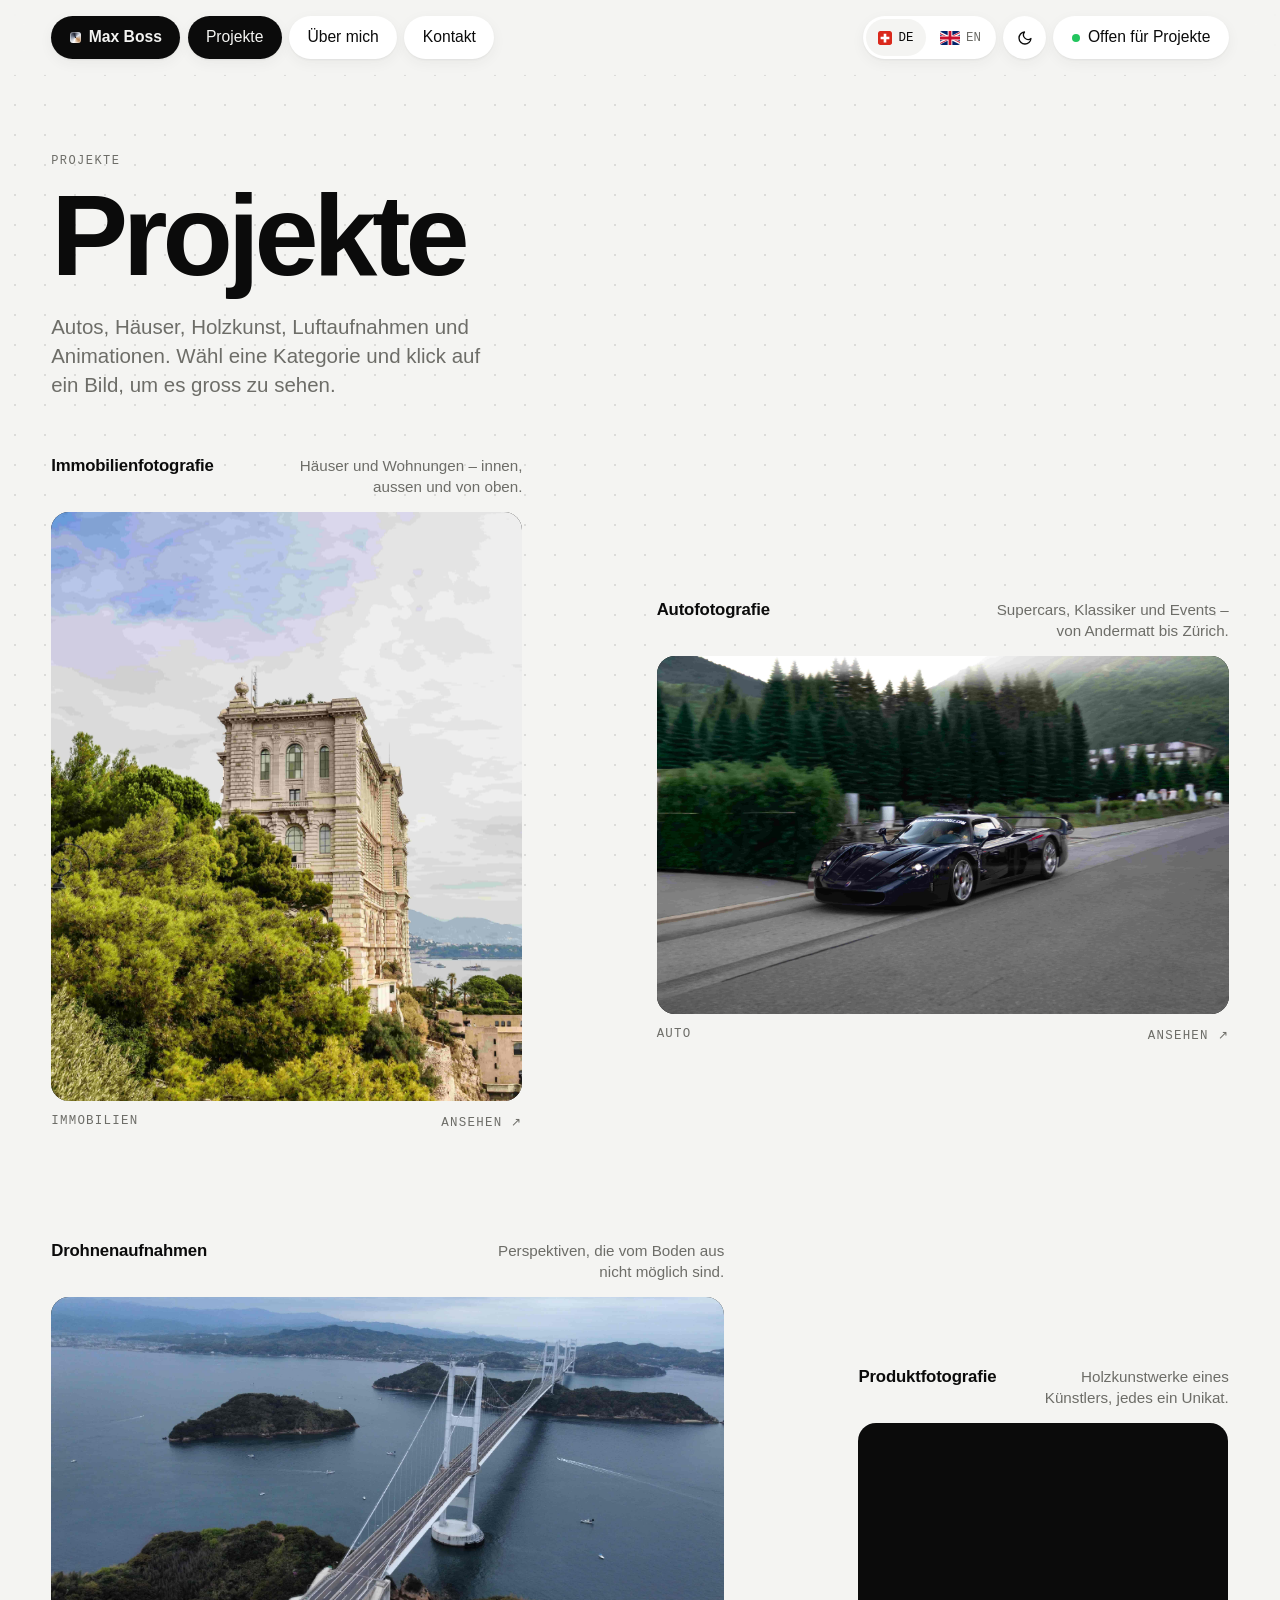
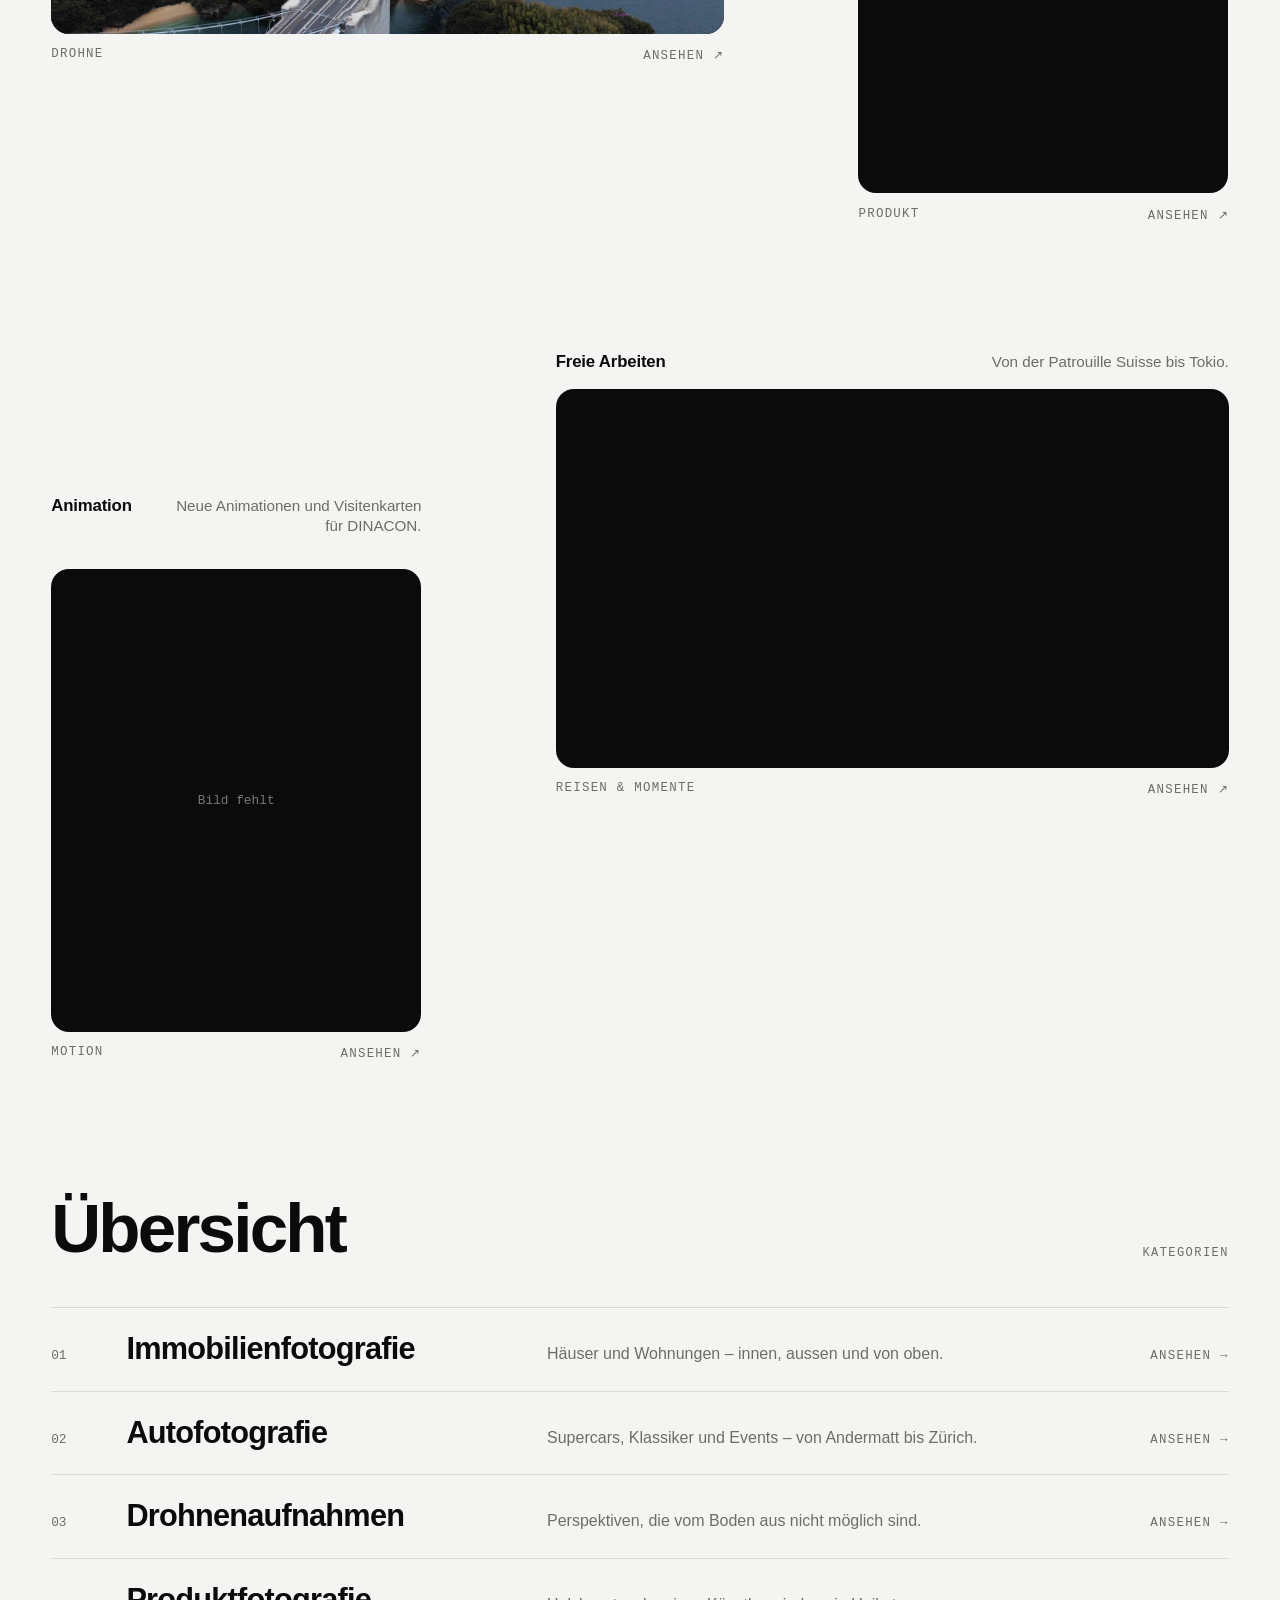
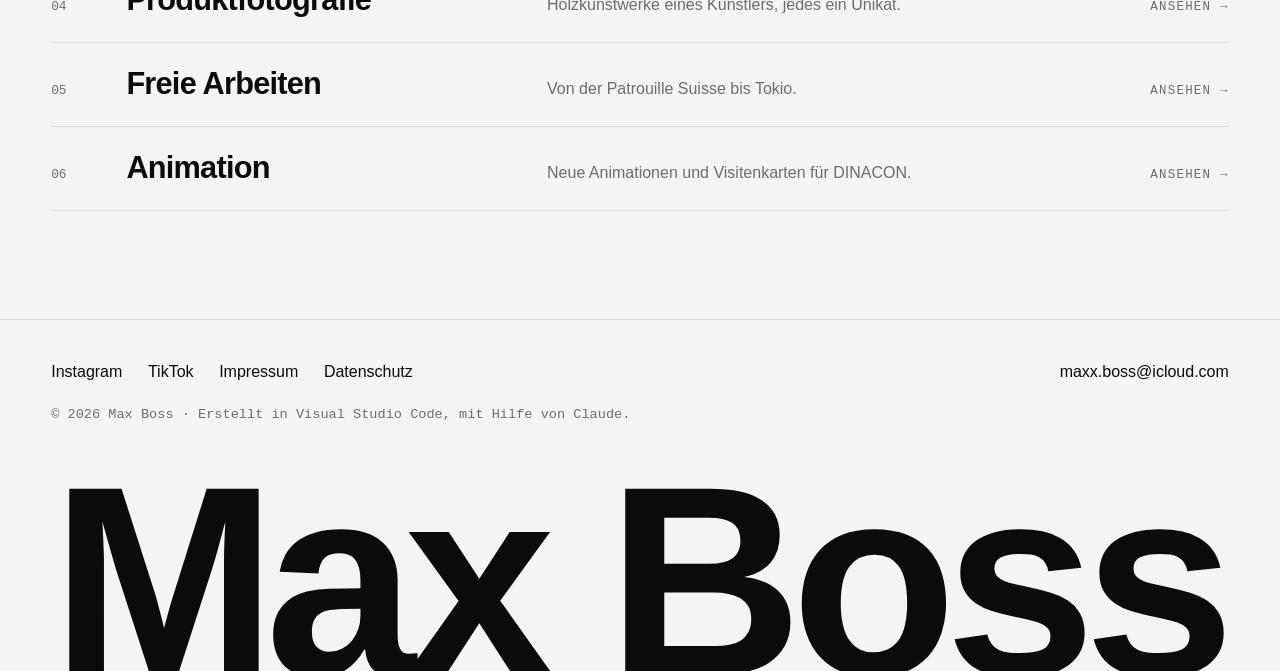
<file: projekte.html>
<!DOCTYPE html>
<html lang="de" data-theme="light" data-lang="de">
<head>
  <meta charset="UTF-8">
  <script>(function(){var d=document.documentElement,t="light",l="de";try{t=localStorage.getItem("theme")==="dark"?"dark":"light";l=localStorage.getItem("lang")==="en"?"en":"de"}catch(e){}d.dataset.theme=t;d.dataset.lang=l;d.lang=l;d.classList.add("js");setTimeout(function(){if(!window.MB_OK){d.classList.remove("js");d.classList.remove("intro-play")}},2500)})()</script>
  
  <meta name="viewport" content="width=device-width, initial-scale=1">
  <title>Projekte – Max Boss</title>
  <meta name="description" content="Max Boss – Fotograf, Videograf und Drohnenpilot aus der Schweiz. Autos, Immobilien, Produkte, Drohnenaufnahmen und Animation.">
  <meta name="theme-color" content="#f4f4f2">
  <link rel="icon" href="favicon.svg" type="image/svg+xml">
  <link rel="stylesheet" href="css/style.css">
  <script src="js/data.js" defer></script>
  <script src="js/main.js" defer></script>
</head>
<body data-title-de="Projekte – Max Boss" data-title-en="Projects – Max Boss">
<a class="skip-link" href="#inhalt"><span class="de">Zum Inhalt springen</span><span class="en">Skip to content</span></a>
<div class="site">
<header class="hd">
  <nav class="nav" aria-label="Hauptmenü">
    <a class="pill pill--brand" href="index.html"><span class="mark" aria-hidden="true"></span>Max Boss</a>
    <a class="pill" href="projekte.html" aria-current="page"><span class="de">Projekte</span><span class="en">Projects</span></a>
    <a class="pill" href="ueber-mich.html"><span class="de">Über mich</span><span class="en">About</span></a>
    <a class="pill" href="kontakt.html"><span class="de">Kontakt</span><span class="en">Contact</span></a>
  </nav>
  <div class="side">
    <div class="lang" role="group" aria-label="Sprache / Language">
      <button type="button" data-lang="de" aria-pressed="true" title="Deutsch"><svg class="flag flag--ch" viewBox="0 0 32 32" aria-hidden="true"><rect width="32" height="32" rx="4" fill="#DA291C"/><path d="M13 6h6v7h7v6h-7v7h-6v-7H6v-6h7z" fill="#fff"/></svg><span>DE</span></button>
      <button type="button" data-lang="en" aria-pressed="false" title="English"><svg class="flag" viewBox="0 0 60 30" preserveAspectRatio="xMidYMid slice" aria-hidden="true"><clipPath id="gbc"><path d="M30,15h30v15zv15h-30zh-30v-15zv-15h30z"/></clipPath><path d="M0,0v30h60v-30z" fill="#012169"/><path d="M0,0L60,30M60,0L0,30" stroke="#fff" stroke-width="6"/><path d="M0,0L60,30M60,0L0,30" clip-path="url(#gbc)" stroke="#C8102E" stroke-width="4"/><path d="M30,0v30M0,15h60" stroke="#fff" stroke-width="10"/><path d="M30,0v30M0,15h60" stroke="#C8102E" stroke-width="6"/></svg><span>EN</span></button>
    </div>
    <button type="button" class="pill icon theme" aria-label="Hell / Dunkel" title="Hell / Dunkel"><svg class="i-moon" width="16" height="16" viewBox="0 0 24 24" fill="none" stroke="currentColor" stroke-width="2" stroke-linecap="round" stroke-linejoin="round" aria-hidden="true"><path d="M21 12.8A9 9 0 1 1 11.2 3a7 7 0 0 0 9.8 9.8z"/></svg><svg class="i-sun" width="16" height="16" viewBox="0 0 24 24" fill="none" stroke="currentColor" stroke-width="2" stroke-linecap="round" aria-hidden="true"><circle cx="12" cy="12" r="4"/><path d="M12 2v2M12 20v2M4.9 4.9l1.4 1.4M17.7 17.7l1.4 1.4M2 12h2M20 12h2M4.9 19.1l1.4-1.4M17.7 6.3l1.4-1.4"/></svg></button>
    <a class="pill work" href="kontakt.html"><span class="dot" aria-hidden="true"></span><span class="de">Offen für Projekte</span><span class="en">Open for projects</span></a>
  </div>
</header>
<main id="inhalt" tabindex="-1">

<section class="page">
  <span class="label"><span class="de">Projekte</span><span class="en">Projects</span></span>
  <h1 class="page-title"><span class="de">Projekte</span><span class="en">Projects</span></h1>
  <p class="page-lede"><span class="de">Autos, Häuser, Holzkunst, Luftaufnahmen und Animationen. Wähl eine Kategorie und klick auf ein Bild, um es gross zu sehen.</span><span class="en">Cars, houses, wood art, aerial shots and animations. Pick a category and click an image to see it large.</span></p>
</section>
<ul class="tiles tiles--page" id="tiles"></ul>
<div class="sec io"><h2><span class="de">Übersicht</span><span class="en">Overview</span></h2><span class="label"><span class="de">Kategorien</span><span class="en">Categories</span></span></div>
<ul class="rows" id="rows"></ul>

</main>
<footer class="ft">
  <div class="ft-row">
    <nav class="ft-links" aria-label="Footer">
      <a href="https://www.instagram.com/rumq.media/" target="_blank" rel="noopener">Instagram</a>
      <a href="https://www.tiktok.com/@rumq.media" target="_blank" rel="noopener">TikTok</a>
      <a href="impressum.html"><span class="de">Impressum</span><span class="en">Legal notice</span></a>
      <a href="datenschutz.html"><span class="de">Datenschutz</span><span class="en">Privacy</span></a>
    </nav>
    <a class="ft-mail" href="mailto:maxx.boss@icloud.com">maxx.boss@icloud.com</a>
  </div>
  <p class="ft-note">© 2026 Max Boss · <span class="de">Erstellt in Visual Studio Code, mit Hilfe von Claude.</span><span class="en">Built in Visual Studio Code, with help from Claude.</span></p>
  <div class="ft-mark" aria-hidden="true"><span class="fit">Max Boss</span></div>
</footer>
</div>
</body>
</html>
</file>
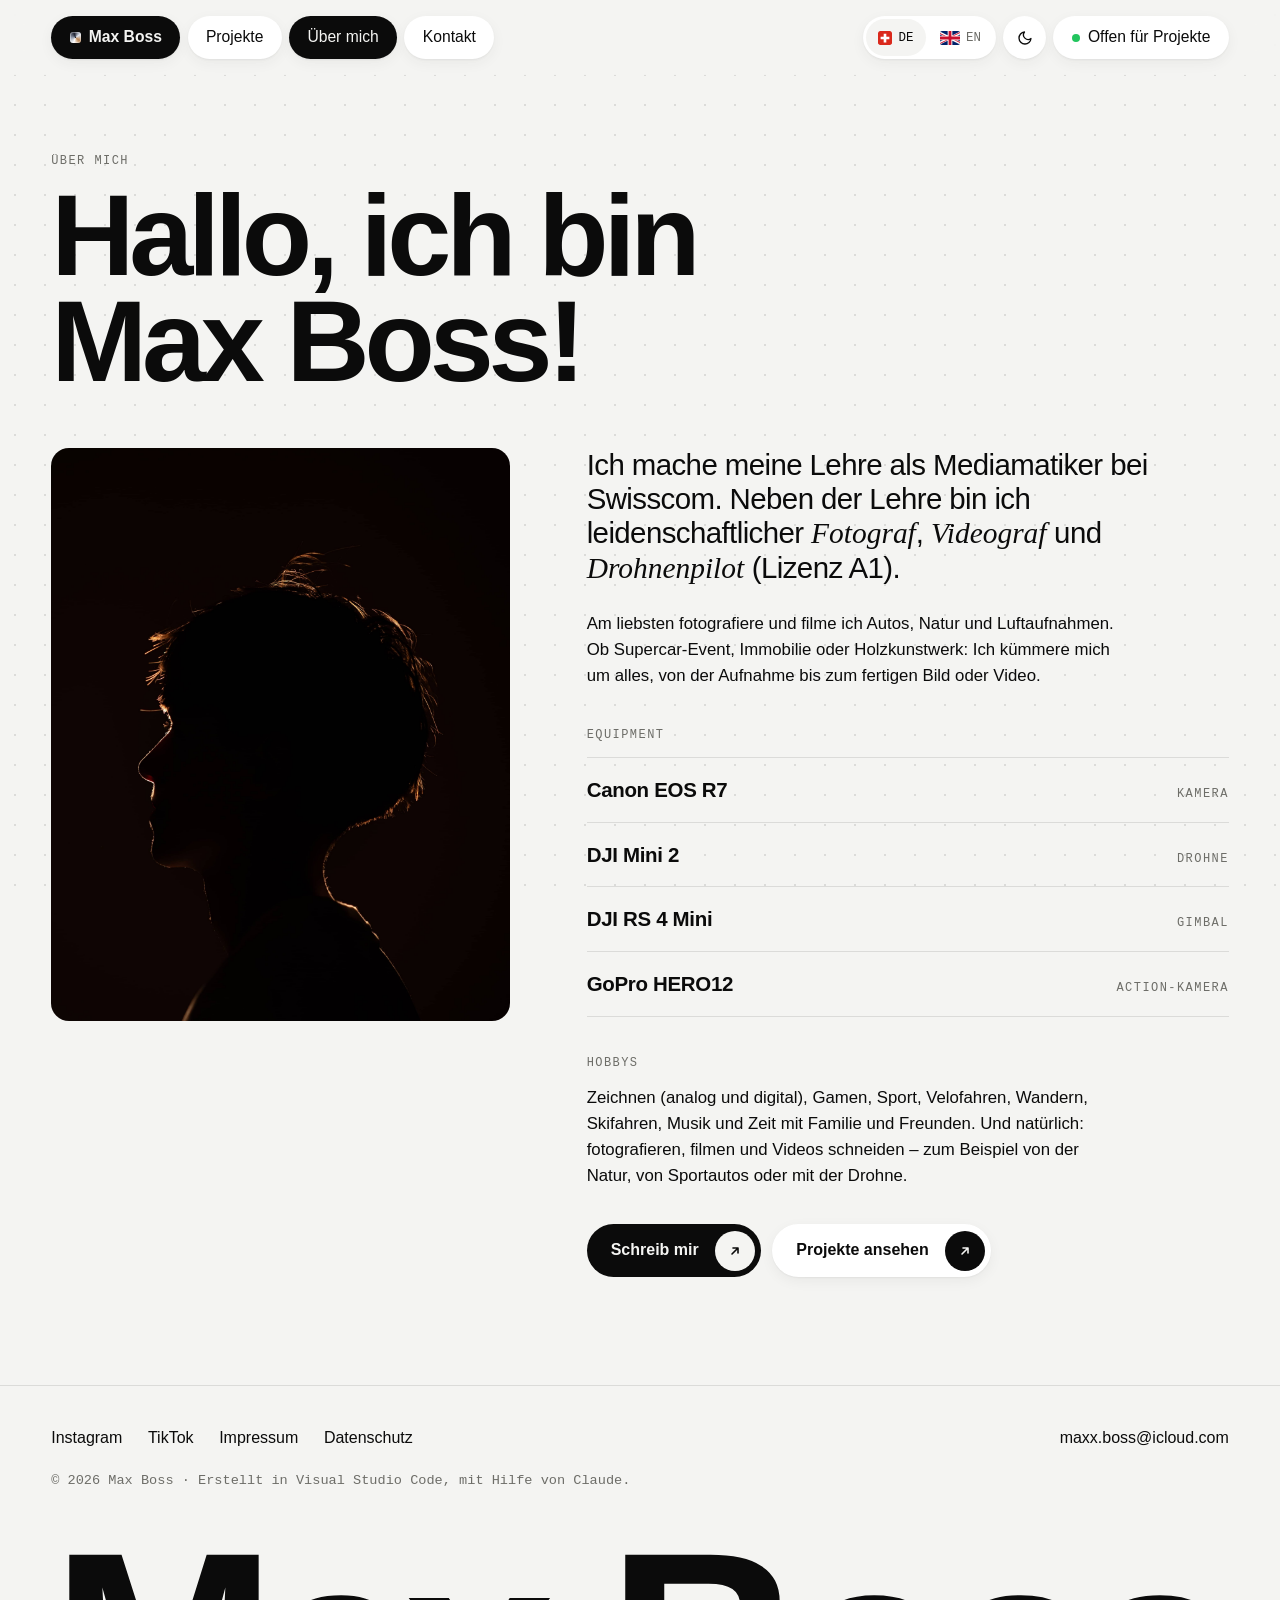
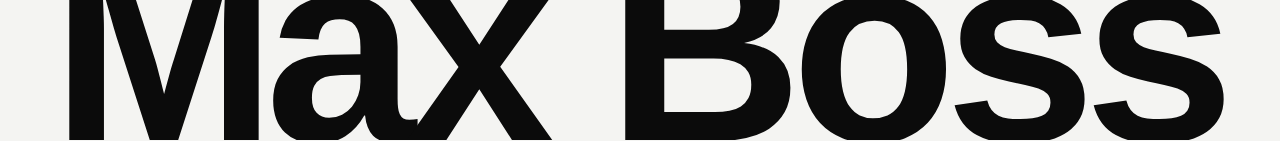
<file: ueber-mich.html>
<!DOCTYPE html>
<html lang="de" data-theme="light" data-lang="de">
<head>
  <meta charset="UTF-8">
  <script>(function(){var d=document.documentElement,t="light",l="de";try{t=localStorage.getItem("theme")==="dark"?"dark":"light";l=localStorage.getItem("lang")==="en"?"en":"de"}catch(e){}d.dataset.theme=t;d.dataset.lang=l;d.lang=l;d.classList.add("js");setTimeout(function(){if(!window.MB_OK){d.classList.remove("js");d.classList.remove("intro-play")}},2500)})()</script>
  
  <meta name="viewport" content="width=device-width, initial-scale=1">
  <title>Über mich – Max Boss</title>
  <meta name="description" content="Max Boss – Fotograf, Videograf und Drohnenpilot aus der Schweiz. Autos, Immobilien, Produkte, Drohnenaufnahmen und Animation.">
  <meta name="theme-color" content="#f4f4f2">
  <link rel="icon" href="favicon.svg" type="image/svg+xml">
  <link rel="stylesheet" href="css/style.css">
  <script src="js/data.js" defer></script>
  <script src="js/main.js" defer></script>
</head>
<body data-title-de="Über mich – Max Boss" data-title-en="About – Max Boss">
<a class="skip-link" href="#inhalt"><span class="de">Zum Inhalt springen</span><span class="en">Skip to content</span></a>
<div class="site">
<header class="hd">
  <nav class="nav" aria-label="Hauptmenü">
    <a class="pill pill--brand" href="index.html"><span class="mark" aria-hidden="true"></span>Max Boss</a>
    <a class="pill" href="projekte.html"><span class="de">Projekte</span><span class="en">Projects</span></a>
    <a class="pill" href="ueber-mich.html" aria-current="page"><span class="de">Über mich</span><span class="en">About</span></a>
    <a class="pill" href="kontakt.html"><span class="de">Kontakt</span><span class="en">Contact</span></a>
  </nav>
  <div class="side">
    <div class="lang" role="group" aria-label="Sprache / Language">
      <button type="button" data-lang="de" aria-pressed="true" title="Deutsch"><svg class="flag flag--ch" viewBox="0 0 32 32" aria-hidden="true"><rect width="32" height="32" rx="4" fill="#DA291C"/><path d="M13 6h6v7h7v6h-7v7h-6v-7H6v-6h7z" fill="#fff"/></svg><span>DE</span></button>
      <button type="button" data-lang="en" aria-pressed="false" title="English"><svg class="flag" viewBox="0 0 60 30" preserveAspectRatio="xMidYMid slice" aria-hidden="true"><clipPath id="gbc"><path d="M30,15h30v15zv15h-30zh-30v-15zv-15h30z"/></clipPath><path d="M0,0v30h60v-30z" fill="#012169"/><path d="M0,0L60,30M60,0L0,30" stroke="#fff" stroke-width="6"/><path d="M0,0L60,30M60,0L0,30" clip-path="url(#gbc)" stroke="#C8102E" stroke-width="4"/><path d="M30,0v30M0,15h60" stroke="#fff" stroke-width="10"/><path d="M30,0v30M0,15h60" stroke="#C8102E" stroke-width="6"/></svg><span>EN</span></button>
    </div>
    <button type="button" class="pill icon theme" aria-label="Hell / Dunkel" title="Hell / Dunkel"><svg class="i-moon" width="16" height="16" viewBox="0 0 24 24" fill="none" stroke="currentColor" stroke-width="2" stroke-linecap="round" stroke-linejoin="round" aria-hidden="true"><path d="M21 12.8A9 9 0 1 1 11.2 3a7 7 0 0 0 9.8 9.8z"/></svg><svg class="i-sun" width="16" height="16" viewBox="0 0 24 24" fill="none" stroke="currentColor" stroke-width="2" stroke-linecap="round" aria-hidden="true"><circle cx="12" cy="12" r="4"/><path d="M12 2v2M12 20v2M4.9 4.9l1.4 1.4M17.7 17.7l1.4 1.4M2 12h2M20 12h2M4.9 19.1l1.4-1.4M17.7 6.3l1.4-1.4"/></svg></button>
    <a class="pill work" href="kontakt.html"><span class="dot" aria-hidden="true"></span><span class="de">Offen für Projekte</span><span class="en">Open for projects</span></a>
  </div>
</header>
<main id="inhalt" tabindex="-1">

<section class="page about">
  <span class="label"><span class="de">Über mich</span><span class="en">About</span></span>
  <h1 class="page-title"><span class="de">Hallo, ich bin<br>Max Boss!</span><span class="en">Hi, I'm<br>Max Boss!</span></h1>
  <div class="about-grid">
    <figure class="portrait io"><img src="img/MTN01003-2.jpg" alt="Porträt von Max Boss" width="1200" height="1500"></figure>
    <div class="about-text">
      <p class="lede io"><span class="de">Ich mache meine Lehre als Mediamatiker bei Swisscom. Neben der Lehre bin ich leidenschaftlicher <em>Fotograf</em>, <em>Videograf</em> und <em>Drohnenpilot</em> (Lizenz A1).</span><span class="en">I'm doing my apprenticeship as a Mediamatiker at Swisscom. Alongside it, I'm a passionate <em>photographer</em>, <em>videographer</em> and <em>drone pilot</em> (A1 licence).</span></p>
      <p class="io"><span class="de">Am liebsten fotografiere und filme ich Autos, Natur und Luftaufnahmen. Ob Supercar-Event, Immobilie oder Holzkunstwerk: Ich kümmere mich um alles, von der Aufnahme bis zum fertigen Bild oder Video.</span><span class="en">My favourite subjects are cars, nature and aerial shots. Whether it's a supercar event, a property or a wooden artwork: I take care of everything, from the shoot to the finished image or video.</span></p>

      <h2 class="label io"><span class="de">Equipment</span><span class="en">Gear</span></h2>
      <ul class="gear io">
        <li><span>Canon EOS R7</span><span class="label"><span class="de">Kamera</span><span class="en">Camera</span></span></li>
        <li><span>DJI Mini 2</span><span class="label"><span class="de">Drohne</span><span class="en">Drone</span></span></li>
        <li><span>DJI RS 4 Mini</span><span class="label">Gimbal</span></li>
        <li><span>GoPro HERO12</span><span class="label"><span class="de">Action-Kamera</span><span class="en">Action camera</span></span></li>
      </ul>

      <h2 class="label io"><span class="de">Hobbys</span><span class="en">Hobbies</span></h2>
      <p class="io"><span class="de">Zeichnen (analog und digital), Gamen, Sport, Velofahren, Wandern, Skifahren, Musik und Zeit mit Familie und Freunden. Und natürlich: fotografieren, filmen und Videos schneiden – zum Beispiel von der Natur, von Sportautos oder mit der Drohne.</span><span class="en">Drawing (analogue and digital), gaming, sports, cycling, hiking, skiing, music and time with family and friends. And of course: taking photos, filming and editing videos – of nature, sports cars or with my drone.</span></p>

      <div class="cta-row io">
        <a class="btn" href="kontakt.html"><span class="de">Schreib mir</span><span class="en">Get in touch</span><span class="arr" aria-hidden="true"><svg width="14" height="14" viewBox="0 0 14 14" fill="none"><path d="M4 10L10 4M5 4h5v5" stroke="currentColor" stroke-width="1.6" stroke-linecap="round" stroke-linejoin="round"/></svg></span></a>
        <a class="btn btn--light" href="projekte.html"><span class="de">Projekte ansehen</span><span class="en">See the work</span><span class="arr" aria-hidden="true"><svg width="14" height="14" viewBox="0 0 14 14" fill="none"><path d="M4 10L10 4M5 4h5v5" stroke="currentColor" stroke-width="1.6" stroke-linecap="round" stroke-linejoin="round"/></svg></span></a>
      </div>
    </div>
  </div>
</section>

</main>
<footer class="ft">
  <div class="ft-row">
    <nav class="ft-links" aria-label="Footer">
      <a href="https://www.instagram.com/rumq.media/" target="_blank" rel="noopener">Instagram</a>
      <a href="https://www.tiktok.com/@rumq.media" target="_blank" rel="noopener">TikTok</a>
      <a href="impressum.html"><span class="de">Impressum</span><span class="en">Legal notice</span></a>
      <a href="datenschutz.html"><span class="de">Datenschutz</span><span class="en">Privacy</span></a>
    </nav>
    <a class="ft-mail" href="mailto:maxx.boss@icloud.com">maxx.boss@icloud.com</a>
  </div>
  <p class="ft-note">© 2026 Max Boss · <span class="de">Erstellt in Visual Studio Code, mit Hilfe von Claude.</span><span class="en">Built in Visual Studio Code, with help from Claude.</span></p>
  <div class="ft-mark" aria-hidden="true"><span class="fit">Max Boss</span></div>
</footer>
</div>
</body>
</html>
</file>
<file: css/style.css>
/* =========================================================
   Max Boss – Portfolio · style.css
   ========================================================= */
:root{
  --bg:#f4f4f2; --fg:#0b0b0b; --mut:#6d6d68; --line:rgba(0,0,0,.1);
  --pill:#ffffff; --dot:rgba(0,0,0,.16);
  --shadow:0 1px 2px rgba(0,0,0,.05),0 4px 14px rgba(0,0,0,.05);
  --pad:clamp(1rem,4vw,4.5rem); --r:18px;
  --sans:"Inter","Helvetica Neue",Helvetica,Arial,system-ui,sans-serif;
  --serif:"Iowan Old Style","Palatino Linotype",Palatino,"Times New Roman",Georgia,serif;
  --mono:ui-monospace,"SF Mono",SFMono-Regular,Menlo,Consolas,monospace;
  --ease:cubic-bezier(.2,.8,.2,1);
  color-scheme:light;
}
[data-theme="dark"]{
  --bg:#0d0d0d; --fg:#f2f2ef; --mut:#9b9b95; --line:rgba(255,255,255,.12);
  --pill:#1a1a1a; --dot:rgba(255,255,255,.2);
  --shadow:0 1px 2px rgba(0,0,0,.5),0 4px 14px rgba(0,0,0,.3);
  color-scheme:dark;
}
/* Sprache */
[data-lang="en"] .de{display:none!important}
html:not([data-lang="en"]) .en{display:none!important}

*,*::before,*::after{box-sizing:border-box;margin:0;padding:0}
html{background:var(--bg);-webkit-text-size-adjust:100%;transition:background-color .4s}
body{background:transparent;color:var(--fg);font-family:var(--sans);font-size:1rem;line-height:1.55;-webkit-font-smoothing:antialiased;transition:background-color .4s,color .4s;overflow-x:hidden}
body.noscroll{overflow:hidden}
img,video{display:block;max-width:100%}
a{color:inherit}
button{font:inherit;color:inherit}
ul{list-style:none}
::selection{background:var(--fg);color:var(--bg)}
:focus-visible{outline:2px solid #2f7cf6;outline-offset:3px}
[hidden]{display:none!important}
#dots{position:fixed;inset:0;z-index:-1;pointer-events:none}
.skip-link{position:absolute;left:1rem;top:-4rem;z-index:300;background:var(--fg);color:var(--bg);padding:.6rem 1rem;border-radius:99px;text-decoration:none}
.skip-link:focus{top:1rem}
main{outline:none}
.intro-play .site{visibility:hidden}

.label{display:inline-block;font:400 .75rem/1.4 var(--mono);letter-spacing:.12em;text-transform:uppercase;color:var(--mut)}

/* ---------- Header (Pills) ---------- */
.hd{position:sticky;top:0;z-index:50;display:flex;justify-content:space-between;align-items:center;gap:.6rem;padding:1rem var(--pad);background:var(--bg);background:color-mix(in srgb,var(--bg) 82%,transparent);-webkit-backdrop-filter:blur(14px);backdrop-filter:blur(14px)}
.nav,.side{display:flex;align-items:center;gap:.45rem}
.pill{display:inline-flex;align-items:center;justify-content:center;gap:.5rem;height:2.7rem;padding:0 1.15rem;border:0;border-radius:99px;background:var(--pill);color:var(--fg);box-shadow:var(--shadow);text-decoration:none;font-weight:500;font-size:.98rem;white-space:nowrap;cursor:pointer;transition:transform .25s var(--ease),background-color .3s,color .3s}
.pill:hover{transform:translateY(-1px)}
.pill:active{transform:translateY(0) scale(.98)}
.pill--brand,.pill[aria-current="page"]{background:var(--fg);color:var(--bg)}
.pill--brand{font-weight:600}
.mark{width:.7rem;height:.7rem;border-radius:3px;background:conic-gradient(from 200deg,#fff,#8e97a8,#1d2130,#dfe5ef,#b9824f,#fff);box-shadow:inset 0 0 0 1px rgba(255,255,255,.35)}
.pill.icon{width:2.7rem;padding:0}
.theme .i-sun{display:none}
[data-theme="dark"] .theme .i-sun{display:block}
[data-theme="dark"] .theme .i-moon{display:none}
.lang{display:flex;gap:2px;height:2.7rem;padding:3px;border-radius:99px;background:var(--pill);box-shadow:var(--shadow)}
.lang button{display:flex;align-items:center;gap:.4rem;padding:0 .75rem;border:0;border-radius:99px;background:none;color:var(--mut);font:500 .78rem var(--mono);cursor:pointer;transition:background-color .3s,color .3s}
.lang button[aria-pressed="true"]{background:var(--bg);color:var(--fg)}
.flag{width:20px;height:14px;border-radius:2px;flex:none}
.flag--ch{width:14px;height:14px}
.work .dot{width:8px;height:8px;border-radius:50%;background:#22c55e;animation:pulse 2.2s infinite}
@keyframes pulse{0%{box-shadow:0 0 0 0 rgba(34,197,94,.55)}70%{box-shadow:0 0 0 8px rgba(34,197,94,0)}100%{box-shadow:0 0 0 0 rgba(34,197,94,0)}}

@media (max-width:1100px){.work{display:none}}
@media (max-width:767px){
  .hd{position:relative;flex-wrap:wrap;padding-top:.8rem;padding-bottom:.4rem}
  .nav{order:2;width:100%;overflow-x:auto;scrollbar-width:none;padding:.3rem 0 .5rem}
  .nav::-webkit-scrollbar{display:none}
  .side{order:1;margin-left:auto}
  .pill{height:2.4rem;padding:0 .95rem;font-size:.92rem}
  .pill.icon{width:2.4rem}
  .lang{height:2.4rem}
  .lang button span{display:none}
  .lang button{padding:0 .6rem}
}

/* ---------- Buttons mit Chrom-Ring ---------- */
@property --a{syntax:"<angle>";inherits:false;initial-value:0deg}
.cta-row{display:flex;flex-wrap:wrap;gap:.7rem;margin-top:2.2rem}
.btn{position:relative;isolation:isolate;display:inline-flex;align-items:center;gap:1rem;height:3.3rem;padding:0 .4rem 0 1.5rem;border:0;border-radius:99px;background:var(--fg);color:var(--bg);font-weight:600;font-size:1rem;text-decoration:none;cursor:pointer;transition:transform .3s var(--ease)}
.btn::before{content:"";position:absolute;inset:-2px;z-index:-1;border-radius:inherit;background:conic-gradient(from var(--a),#ffffff,#9aa3b5,#1b1f2c,#e6ebf3,#c08a55,#ffffff);opacity:0;transition:opacity .4s;animation:spin 3s linear infinite}
.btn:hover{transform:translateY(-2px)}
.btn:hover::before,.btn:focus-visible::before{opacity:1}
.btn .arr{display:grid;place-items:center;width:2.5rem;height:2.5rem;border-radius:50%;background:var(--bg);color:var(--fg);transition:transform .4s var(--ease)}
.btn:hover .arr{transform:rotate(45deg)}
.btn--light{background:var(--pill);color:var(--fg);box-shadow:var(--shadow)}
.btn--light .arr{background:var(--fg);color:var(--bg)}
@keyframes spin{to{--a:360deg}}

/* ---------- Hero ---------- */
.hero{padding:clamp(2.5rem,9vh,7rem) var(--pad) 0}
.big{font-size:clamp(3.4rem,15vw,19rem);font-weight:700;letter-spacing:-.045em;line-height:.88;white-space:nowrap;overflow:hidden;padding-bottom:.04em;color:var(--fg)}
.fit{display:inline-block;white-space:nowrap;padding-right:.06em}
.ch{display:inline-block}
.big.rise .ch{animation:rise 1s var(--ease) both;animation-delay:calc(var(--i) * 60ms)}
@keyframes rise{from{transform:translateY(105%)}}
.subrow{display:flex;justify-content:space-between;align-items:flex-start;gap:1.5rem;margin-top:clamp(1.2rem,3vh,2.2rem)}
.email{font-size:clamp(1rem,1.5vw,1.3rem);font-weight:500;text-decoration:none;border-bottom:1.5px solid currentColor;padding-bottom:.1rem;transition:opacity .3s}
.email:hover{opacity:.6}
.tag{color:var(--mut);text-align:right;font-size:.95rem;line-height:1.35}
.lede-row{display:grid;grid-template-columns:repeat(12,1fr);gap:1.5rem;margin-top:clamp(3.5rem,11vh,8rem)}
.lede-col{grid-column:1/9}
.lede{font-size:clamp(1.45rem,2.7vw,2.7rem);line-height:1.17;letter-spacing:-.02em;font-weight:500;max-width:24em}
.lede em,.about-text em{font-family:var(--serif);font-style:italic;font-weight:400;letter-spacing:0}
.expertise{grid-column:10/13;align-self:end}
.expertise ul{margin-top:.9rem;display:grid;gap:.3rem}
.stats{display:flex;justify-content:flex-end;gap:clamp(2rem,7vw,7rem);margin-top:clamp(3.5rem,10vh,7rem)}
.stat{display:grid;gap:.6rem;max-width:16rem}
.stat-num{font-size:clamp(3.6rem,8.5vw,8.5rem);font-weight:300;letter-spacing:-.055em;line-height:.9;font-variant-numeric:tabular-nums}
.stat-label{color:var(--mut);font-size:.95rem;line-height:1.35}
@media (max-width:767px){
  .lede-col,.expertise{grid-column:1/-1}
  .expertise ul{grid-template-columns:1fr 1fr}
  .stats{justify-content:space-between}
  .tag{font-size:.85rem}
}

/* ---------- Abschnitte ---------- */
.sec{display:flex;justify-content:space-between;align-items:flex-end;gap:1rem;padding:clamp(5rem,15vh,10rem) var(--pad) clamp(2rem,5vh,3rem)}
.sec h2,.cta-big h2{font-size:clamp(2.3rem,5.4vw,5rem);font-weight:600;line-height:.95;letter-spacing:-.04em}

/* ---------- Kacheln (versetztes Raster) ---------- */
.tiles{display:grid;grid-template-columns:repeat(12,minmax(0,1fr));column-gap:clamp(1rem,2.6vw,2.6rem);row-gap:clamp(3rem,8vh,6rem);padding:0 var(--pad)}
.tiles--page{margin-top:clamp(2rem,6vh,4rem)}
.slot{--ar:4 / 3;grid-column:1/-1;min-width:0}
@media (min-width:768px){
  .slot:nth-child(1){grid-column:1/6;grid-row:1;--ar:4 / 5}
  .slot:nth-child(2){grid-column:7/13;grid-row:1;--ar:16 / 10;margin-top:16vh}
  .slot:nth-child(3){grid-column:1/8;grid-row:2;--ar:2 / 1;margin-top:4vh}
  .slot:nth-child(4){grid-column:9/13;grid-row:2;--ar:1 / 1;margin-top:18vh}
  .slot:nth-child(5){grid-column:6/13;grid-row:3;--ar:16 / 9;margin-top:6vh}
  .slot:nth-child(6){grid-column:1/5;grid-row:3;--ar:4 / 5;margin-top:22vh}
}
@media (min-width:768px) and (max-width:1199px){
  .slot:nth-child(1){grid-column:1/7}
  .slot:nth-child(2){grid-column:7/13;margin-top:12vh}
  .slot:nth-child(3){grid-column:1/9}
  .slot:nth-child(4){grid-column:9/13;margin-top:10vh}
  .slot:nth-child(5){grid-column:5/13}
  .slot:nth-child(6){grid-column:1/5;margin-top:14vh}
}
.tile{display:block;text-decoration:none;color:inherit}
.tile-head{display:flex;justify-content:space-between;align-items:baseline;gap:1rem;margin-bottom:.9rem}
.tile-name{font-weight:600;font-size:clamp(1.05rem,1.3vw,1.25rem);letter-spacing:-.01em}
.tile-desc{color:var(--mut);text-align:right;max-width:30ch;font-size:.95rem;line-height:1.35}
.tile-cover{--rx:0deg;--ry:0deg;--mx:50%;--my:50%;position:relative;display:block;aspect-ratio:var(--ar);border-radius:var(--r);overflow:hidden;background:#0b0b0b;transform:perspective(1000px) rotateX(var(--rx)) rotateY(var(--ry));transition:transform .6s var(--ease),box-shadow .6s;will-change:transform}
.tile:hover .tile-cover{box-shadow:0 24px 50px -20px rgba(0,0,0,.45)}
.tile-cover img,.tile-cover video{position:absolute;inset:0;width:100%;height:100%;object-fit:cover;transition:transform 1s var(--ease),opacity .4s}
.tile:hover .tile-cover img,.tile:hover .tile-cover video{transform:scale(1.045)}
.tile-cover[data-fit="contain"] img{object-fit:contain;transform:scale(.94)}
.tile:hover .tile-cover[data-fit="contain"] img{transform:scale(.98)}
.shine{position:absolute;inset:0;pointer-events:none;background:radial-gradient(circle at var(--mx) var(--my),rgba(255,255,255,.22),transparent 45%);opacity:0;transition:opacity .4s;mix-blend-mode:screen}
.tile:hover .shine{opacity:1}
.tile-cover.empty::after{content:"Bild fehlt";position:absolute;inset:0;display:grid;place-items:center;color:#777;font:.8rem var(--mono)}
.tile-foot{display:flex;justify-content:space-between;margin-top:.85rem;font:.78rem var(--mono);letter-spacing:.1em;text-transform:uppercase;color:var(--mut)}
.tile-cta{transition:color .3s}
.tile-cta i{display:inline-block;font-style:normal;transition:transform .35s var(--ease)}
.tile:hover .tile-cta{color:var(--fg)}
.tile:hover .tile-cta i{transform:translate(3px,-3px)}

/* ---------- Liste ---------- */
.rows{padding:0 var(--pad)}
.rows li:last-child .row{border-bottom:1px solid var(--line)}
.row{display:grid;grid-template-columns:3.5rem minmax(0,1.1fr) minmax(0,1.6fr) auto;gap:1.2rem;align-items:baseline;padding:1.5rem 0;border-top:1px solid var(--line);text-decoration:none;color:inherit}
.row-n{font:.8rem var(--mono);color:var(--mut)}
.row-t{font-size:clamp(1.3rem,2.4vw,2.1rem);font-weight:600;letter-spacing:-.025em;line-height:1.1;transition:transform .45s var(--ease)}
.row-d{color:var(--mut)}
.row-v{font:.78rem var(--mono);letter-spacing:.1em;text-transform:uppercase;color:var(--mut);transition:color .3s}
.row:hover .row-t{transform:translateX(.5rem)}
.row:hover .row-v{color:var(--fg)}
@media (max-width:767px){
  .row{grid-template-columns:2.2rem 1fr;row-gap:.3rem}
  .row-d,.row-v{grid-column:2}
}
.peek{position:fixed;left:0;top:0;z-index:40;width:clamp(200px,21vw,320px);aspect-ratio:4/3;object-fit:cover;border-radius:14px;pointer-events:none;opacity:0;transform:translate(-50%,-50%) scale(.85) rotate(-3deg);transition:opacity .3s,transform .45s var(--ease);box-shadow:0 20px 50px -15px rgba(0,0,0,.4)}
.peek.on{opacity:1;transform:translate(-50%,-50%) scale(1) rotate(0)}

/* ---------- CTA ---------- */
.cta-big{display:grid;justify-items:center;gap:1.4rem;text-align:center;padding:clamp(7rem,18vh,12rem) var(--pad) clamp(3rem,8vh,5rem)}

/* ---------- Footer ---------- */
.ft{margin-top:clamp(5rem,12vh,8rem);padding:2.5rem var(--pad) 0;border-top:1px solid var(--line);overflow:hidden}
.ft-row{display:flex;justify-content:space-between;flex-wrap:wrap;gap:1rem 2rem}
.ft-links{display:flex;flex-wrap:wrap;gap:.6rem 1.6rem}
.ft a{text-decoration:none}
.ft a:hover{text-decoration:underline;text-underline-offset:.2em}
.ft-mail{font-weight:500}
.ft-note{margin-top:1.4rem;font:.85rem var(--mono);color:var(--mut)}
.ft-mark{margin-top:clamp(2rem,6vh,4rem);font-size:clamp(4rem,18vw,22rem);font-weight:700;letter-spacing:-.05em;line-height:.78;white-space:nowrap;margin-bottom:-.06em}

/* ---------- Unterseiten ---------- */
.page{padding:clamp(2.5rem,8vh,6rem) var(--pad) 0}
.page-title{margin-top:.6rem;font-size:clamp(2.8rem,9vw,8.5rem);font-weight:700;line-height:.92;letter-spacing:-.045em}
.page-lede{margin-top:1.6rem;max-width:40ch;font-size:clamp(1.1rem,1.6vw,1.45rem);color:var(--mut);line-height:1.4}
.back{display:inline-block;margin-bottom:1.6rem;font:.85rem var(--mono);text-decoration:none;color:var(--mut)}
.back:hover{color:var(--fg)}
.cat-text{margin-top:2rem;max-width:62ch}
.cat-text p{font-size:clamp(1.05rem,1.4vw,1.3rem);line-height:1.5;margin-bottom:1rem}
.cat-hint{margin-top:.6rem}
.empty{margin-top:2rem;font-family:var(--mono);color:var(--mut)}
.gallery{columns:3 300px;column-gap:1rem;margin-top:2.5rem}
.g-item{position:relative;display:block;width:100%;margin:0 0 1rem;padding:0;border:0;border-radius:14px;overflow:hidden;background:#111;cursor:zoom-in;break-inside:avoid}
.g-item img{width:100%;height:auto;transition:transform .8s var(--ease)}
.g-item:hover img{transform:scale(1.03)}
.vids{display:grid;grid-template-columns:repeat(auto-fit,minmax(min(100%,420px),1fr));gap:1rem;margin-top:2.5rem}
.vids video{width:100%;border-radius:14px;background:#000}

/* Über mich */
.about-grid{display:grid;grid-template-columns:minmax(0,5fr) minmax(0,7fr);gap:clamp(2rem,6vw,6rem);margin-top:clamp(2.5rem,6vh,4rem);align-items:start}
.portrait{position:sticky;top:6.5rem;border-radius:var(--r);overflow:hidden;background:#ddd;aspect-ratio:4/5}
.portrait img{width:100%;height:100%;object-fit:cover}
.about-text > p{font-size:clamp(1.05rem,1.3vw,1.2rem);max-width:58ch;margin-bottom:1.4rem}
.about-text .lede{font-size:clamp(1.4rem,2.3vw,2.2rem);margin-bottom:1.6rem}
.about-text h2.label{display:block;margin:2.4rem 0 .8rem}
.gear li{display:flex;justify-content:space-between;align-items:baseline;gap:1rem;padding:1rem 0;border-top:1px solid var(--line);font-size:clamp(1.1rem,1.6vw,1.5rem);font-weight:600;letter-spacing:-.015em}
.gear li:last-child{border-bottom:1px solid var(--line)}
@media (max-width:767px){.about-grid{grid-template-columns:1fr}.portrait{position:relative;top:0}}

/* Kontakt */
.contact-grid{display:grid;grid-template-columns:minmax(0,1fr) minmax(0,1fr);gap:clamp(2rem,6vw,6rem);margin-top:clamp(2.5rem,7vh,5rem)}
.contact-list li{display:grid;gap:.3rem;padding:1.2rem 0;border-top:1px solid var(--line)}
.contact-list li:last-child{border-bottom:1px solid var(--line)}
.contact-list a{font-size:clamp(1.3rem,2.6vw,2.3rem);font-weight:600;letter-spacing:-.025em;text-decoration:none;word-break:break-word}
.contact-list a:hover{text-decoration:underline;text-decoration-thickness:2px;text-underline-offset:.15em}
.mailform{display:grid;gap:1.1rem;align-content:start}
.form-note{color:var(--mut)}
.field{display:grid;gap:.4rem}
.field input,.field select,.field textarea{width:100%;padding:.95rem 1.1rem;border:1px solid var(--line);border-radius:14px;background:var(--pill);color:var(--fg);font:inherit;box-shadow:var(--shadow);resize:vertical}
.field input:focus,.field select:focus,.field textarea:focus{outline:2px solid #2f7cf6;outline-offset:1px}
.form-err{color:#d9342b;font-size:.95rem}
.mailform .btn{justify-self:start}
@media (max-width:767px){.contact-grid{grid-template-columns:1fr}}

/* Rechtliches */
.legal > *:not(.page-title){max-width:70ch}
.legal .page-title{font-size:clamp(2.6rem,8vw,6rem);margin-bottom:2rem}
.legal h2{font-size:1.15rem;margin:2.2rem 0 .5rem}
.legal p{margin-bottom:.8rem}

/* ---------- Einblenden ---------- */
.js .io{opacity:0;transform:translateY(30px);transition:opacity .9s var(--ease),transform .9s var(--ease)}
.js .io.in{opacity:1;transform:none}

/* ---------- Lightbox ---------- */
.lb{position:fixed;inset:0;z-index:150;display:grid;place-items:center;background:var(--bg);background:color-mix(in srgb,var(--bg) 96%,transparent);-webkit-backdrop-filter:blur(8px);backdrop-filter:blur(8px);opacity:0;visibility:hidden;transition:opacity .35s,visibility .35s}
.lb.open{opacity:1;visibility:visible}
.lb-fig{display:grid;justify-items:center;gap:1rem;width:100%;height:100%;align-content:center;padding:4.5rem 4.5rem 3.5rem}
.lb-fig img{max-width:100%;max-height:78vh;object-fit:contain;border-radius:10px;box-shadow:0 30px 80px -30px rgba(0,0,0,.5)}
.lb-cap{max-width:60ch;text-align:center;font-size:1rem;line-height:1.45;animation:capIn .5s var(--ease)}
@keyframes capIn{from{opacity:0;transform:translateY(8px)}}
.lb-x{position:absolute;top:1rem;right:var(--pad)}
.lb-prev,.lb-next{position:absolute;top:50%;transform:translateY(-50%)}
.lb-prev:hover,.lb-next:hover{transform:translateY(-50%) scale(1.06)}
.lb-prev{left:var(--pad)}
.lb-next{right:var(--pad)}
.lb-n{position:absolute;left:var(--pad);top:1.8rem}
@media (max-width:767px){.lb-fig{padding:4rem 1rem 5rem}.lb-prev,.lb-next{top:auto;bottom:1rem;transform:none}.lb-prev:hover,.lb-next:hover{transform:none}}

/* ---------- Intro: Chrom-Terminal ---------- */
.intro{position:fixed;inset:0;z-index:200;display:grid;place-items:center;background:var(--bg);cursor:pointer;transition:opacity .7s var(--ease)}
.intro.gone{opacity:0;pointer-events:none}
.term{position:relative;width:min(540px,86vw);aspect-ratio:1/1.05;border-radius:44px;overflow:hidden;box-shadow:0 40px 90px -30px rgba(18,22,40,.55);animation:wob 7s ease-in-out infinite,popIn .9s var(--ease) both;transition:transform .7s var(--ease),opacity .6s}
.term canvas{position:absolute;inset:0;width:100%;height:100%}
.term.nogl{background:radial-gradient(60% 45% at 72% 28%,#fff 0 30%,#ffd56b 38%,#6d8ed6 50%,transparent 62%),radial-gradient(30% 14% at 30% 88%,#a9dcff 0 30%,#ef5a5a 46%,transparent 60%),linear-gradient(160deg,#16182a,#2a2c45 55%,#dfe3ee)}
@keyframes wob{0%,100%{border-radius:44px 52px 42px 48px;transform:rotate(-.6deg)}50%{border-radius:52px 42px 50px 44px;transform:rotate(.6deg) scale(1.012)}}
@keyframes popIn{from{opacity:0;transform:scale(.92)}}
.intro.out .term{transform:scale(1.12);opacity:0;animation:none}
.term-ui{position:absolute;inset:0;padding:9% 9%;color:#e8ebf2;font:500 clamp(.78rem,1.6vw,1rem)/1.95 var(--mono);text-shadow:0 1px 10px rgba(0,0,0,.35)}
.term-dots{display:flex;gap:.45rem;margin-bottom:1.1rem}
.term-dots i{width:.62rem;height:.62rem;border-radius:50%;background:rgba(255,255,255,.45)}
.t-mut{color:#a3a9b6}
.t-hi{color:#fff;font-weight:600}
.ok{color:#7fe3aa}
.caret{display:inline-block;width:.55em;height:1.05em;margin-left:.2em;vertical-align:-.15em;background:#e8ebf2;animation:blink 1s steps(1) infinite}
@keyframes blink{50%{opacity:0}}
.load{position:fixed;left:50%;bottom:clamp(1.6rem,5vh,2.8rem);transform:translateX(-50%);display:flex;align-items:center;gap:.9rem;font:.72rem var(--mono);letter-spacing:.08em;color:var(--mut);white-space:nowrap}
.bar{width:min(240px,40vw);height:2px;border-radius:2px;background:var(--line);overflow:hidden}
.bar i{display:block;width:100%;height:100%;background:var(--fg);transform:scaleX(0);transform-origin:left}
.load-pct{font-variant-numeric:tabular-nums;color:var(--fg)}
.skip{position:fixed;right:var(--pad);top:1.4rem;border:0;background:none;font:.75rem var(--mono);letter-spacing:.08em;color:var(--mut);cursor:pointer}
.skip:hover{color:var(--fg)}
@media (max-width:520px){.load-lbl{display:none}}

/* ---------- Weniger Bewegung ---------- */
@media (prefers-reduced-motion:reduce){
  *,*::before,*::after{animation:none!important;transition:none!important}
  .js .io{opacity:1;transform:none}
}
/* Handy: alle Menü-Knöpfe sichtbar, nichts abgeschnitten */
@media (max-width:767px){
  .nav{overflow:visible;flex-wrap:wrap;gap:.35rem}
  .nav .pill{height:2.2rem;padding:0 .8rem;font-size:.86rem}
}
@media (max-width:380px){
  .nav .pill{padding:0 .6rem;font-size:.8rem}
}
</file>
